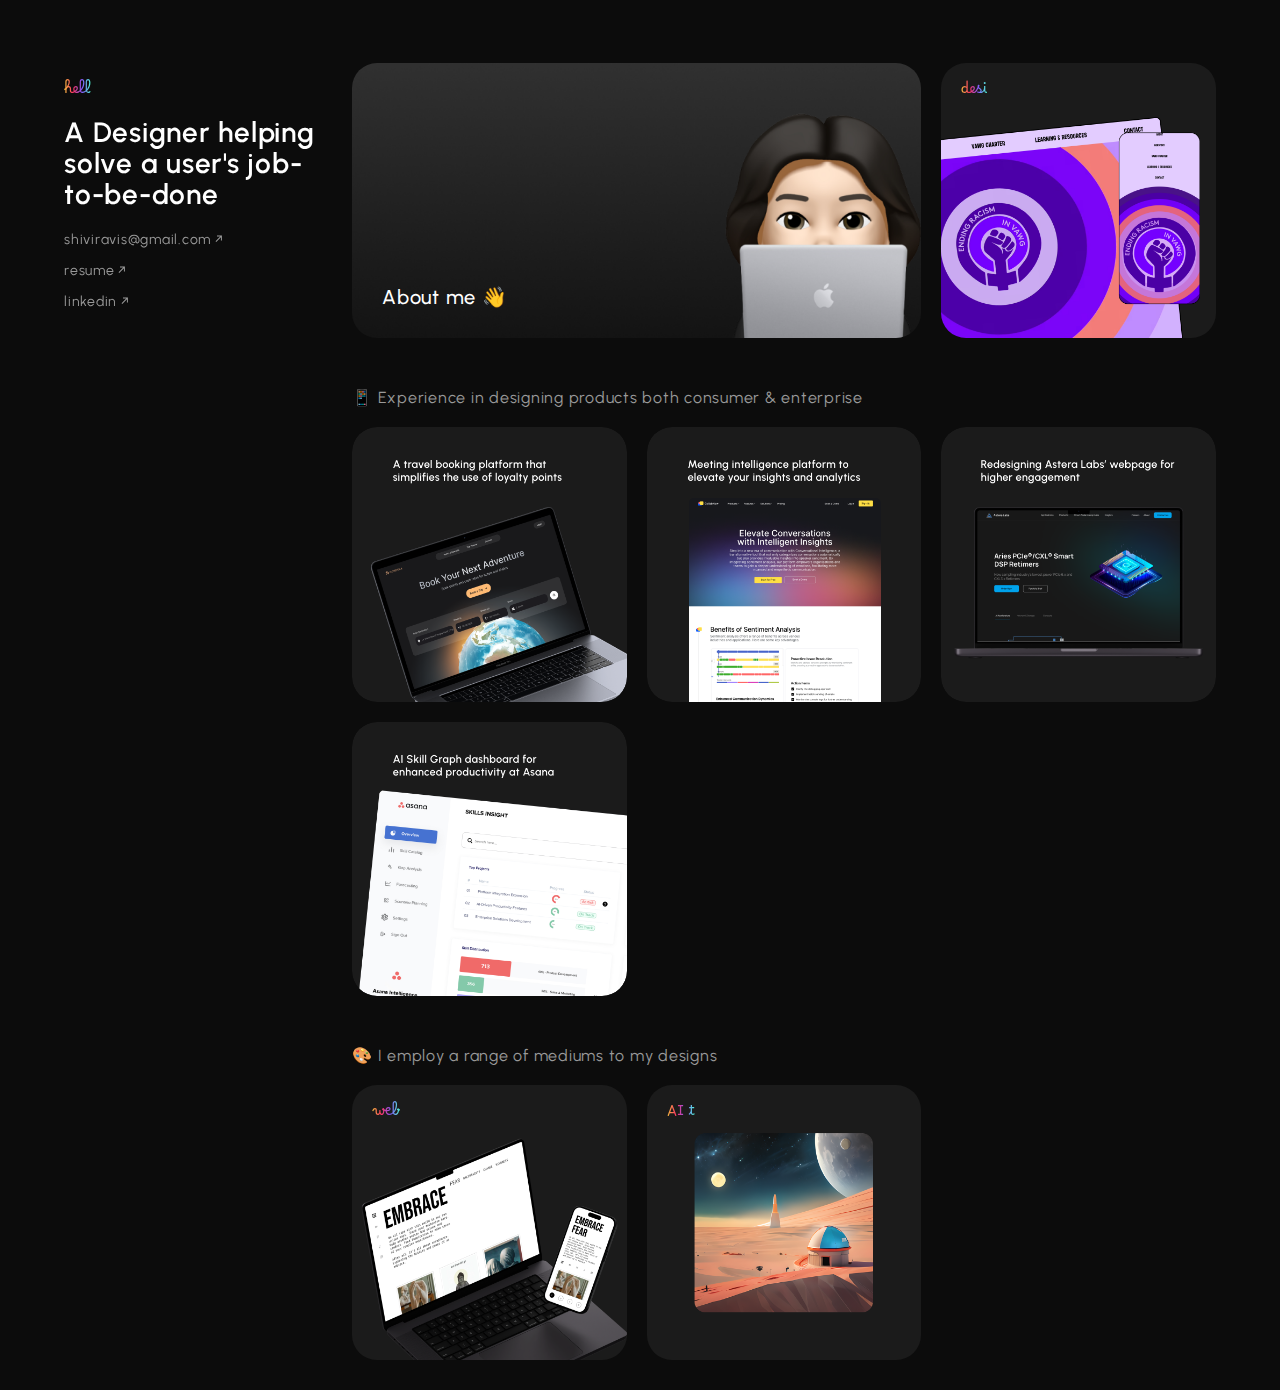
<file: index.html>
<!DOCTYPE html>
<html lang="en">
<head>
<meta charset="UTF-8">
<meta name="viewport" content="width=device-width, initial-scale=1.0">
<link href="assets/reset.css" rel="stylesheet">
<link href="assets/style.css" rel="stylesheet">
<script defer src="assets/script.js"></script>
<link href="assets/images/favicon.ico" rel="icon" sizes="any">
<link href="/assets/images/touch_icon.png" rel="apple-touch-icon">
<meta content="ogimage.jpg" property="og:image">
<title>Shivi is a Designer who Codes</title>
</head>
<body>
<div id="overlay" class="overlay">
<div class="overlay-content">
<iframe id="overlayFrame" src="" frameborder="0"></iframe>
<button id="closeOverlay">&times;</button>
</div>
</div>

<div class="content">
<div class="text">
<div class="container">
<h2 class="handwriting" id="handwriting1"></h2>
</div>
<h1>A Designer helping solve a user's job-to-be-done</h1>

<div class="links">
<a href="mailto:recipient@example.com"><p>shiviravis@gmail.com ↗</p></a>
<a><p>resume ↗</p></a>
<a href="https://www.linkedin.com/in/shivi-ravisankar-31b32a155/" target="_blank"><p>linkedin ↗</p></a>
</div>
</div>

<div class="work">
<div class="intro">
<div class="grid-item1 one">
<a href="about.html">
<h1>About me 👋</h1>
</a>
</div>

<div class="grid-item1 two">
<a href="purpose.html">
<div class="container">
<h2 class="handwriting" id="handwriting2"></h2>
</div>
</a>
</div>
</div>

<div class="design">
<div class="title">
<h3>📱 Experience in designing products both consumer & enterprise</h3>
</div>

<div class="image">
<div class="grid-item2" data-overlay="gondola.html">
<a href="gondola.html">
<img src="assets/images/gondola.png" alt="Gondola">
</a>
</div>

<div class="grid-item2">
<a href="https://www.collabnow.ai/" target="_blank">
<img src="assets/images/collabnow.png" alt="CollabNow">
</a>
</div>

<div class="grid-item2" data-overlay="astera.html">
<a href="astera.html">
<img src="assets/images/astera.png" alt="Astera">
</a>
</div>

<div class="grid-item2" data-overlay="asana.html">
<a href="asana.html">
<img src="assets/images/asana.png" alt="Asana">
</a>
</div>

<div class="grid-item2 seven">
<iframe src="https://www.google.com/maps/embed?pb=!1m18!1m12!1m3!1d101432.05212172792!2d-122.10626878368754!3d37.395705611143434!2m3!1f0!2f0!3f0!3m2!1i1024!2i768!4f13.1!3m3!1m2!1s0x808fb645a9d05d3b%3A0x768dfb26dd7cc3a2!2sSunnyvale%2C%20CA!5e0!3m2!1sen!2sus!4v1718664807309!5m2!1sen!2sus" width="600" height="450" style="border:0;" allowfullscreen="" loading="lazy" referrerpolicy="no-referrer-when-downgrade"></iframe>
</div>
</div>
</div>

<div class="medium">
<div class="title">
<h3>🎨 I employ a range of mediums to my designs</h3>
</div>

<div class="image">

<div class="grid-item3 eight">
<a href="code.html">
<div class="container">
<h2 class="handwriting" id="handwriting3"></h2>
</div>
</a>
</div>

<div class="grid-item3 nine">
<a href="https://shiviravis.notion.site/UX-in-the-age-of-AI-89599df9ca624b91a69b02496ec07572" target="_blank">
<div class="container">
<h2 class="handwriting" id="handwriting4"></h2>
</div>
</a>
</div>
</div>
</div>
</div>
</div>    
</body>
</html>
</file>
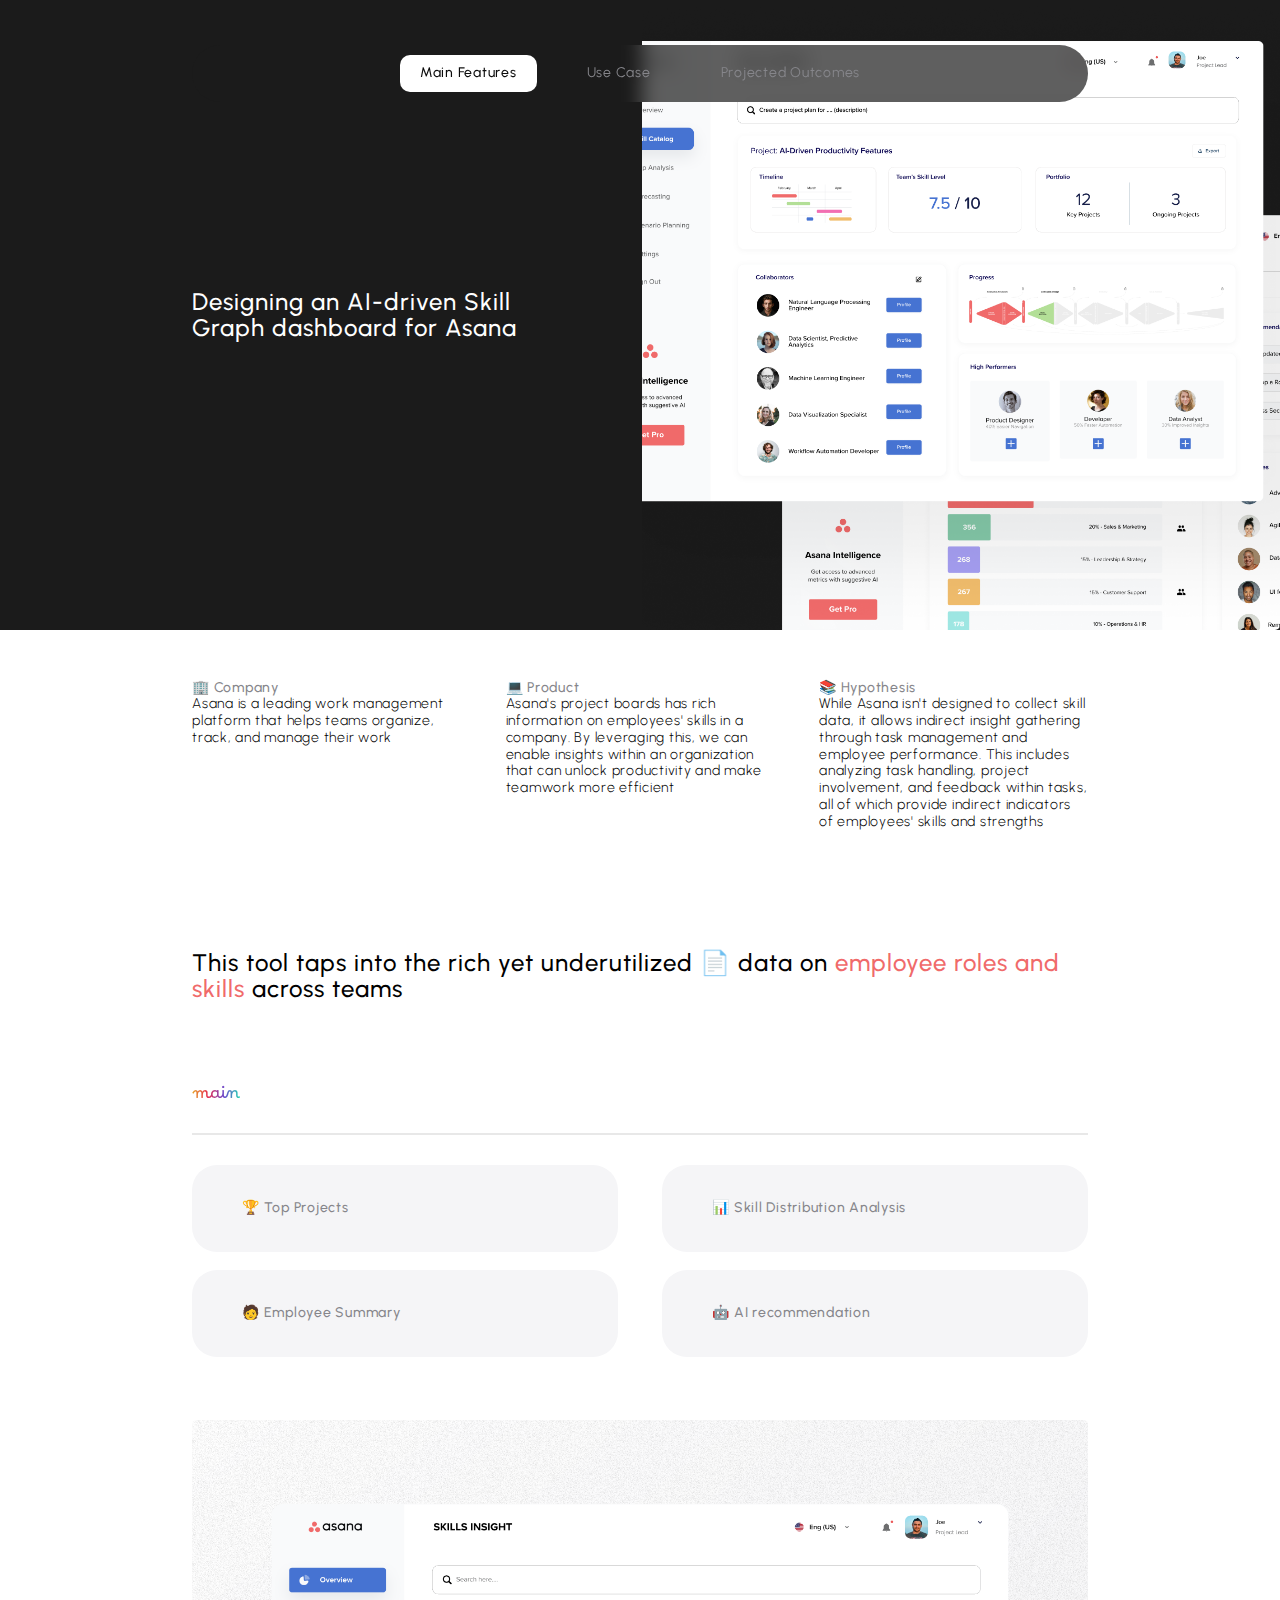
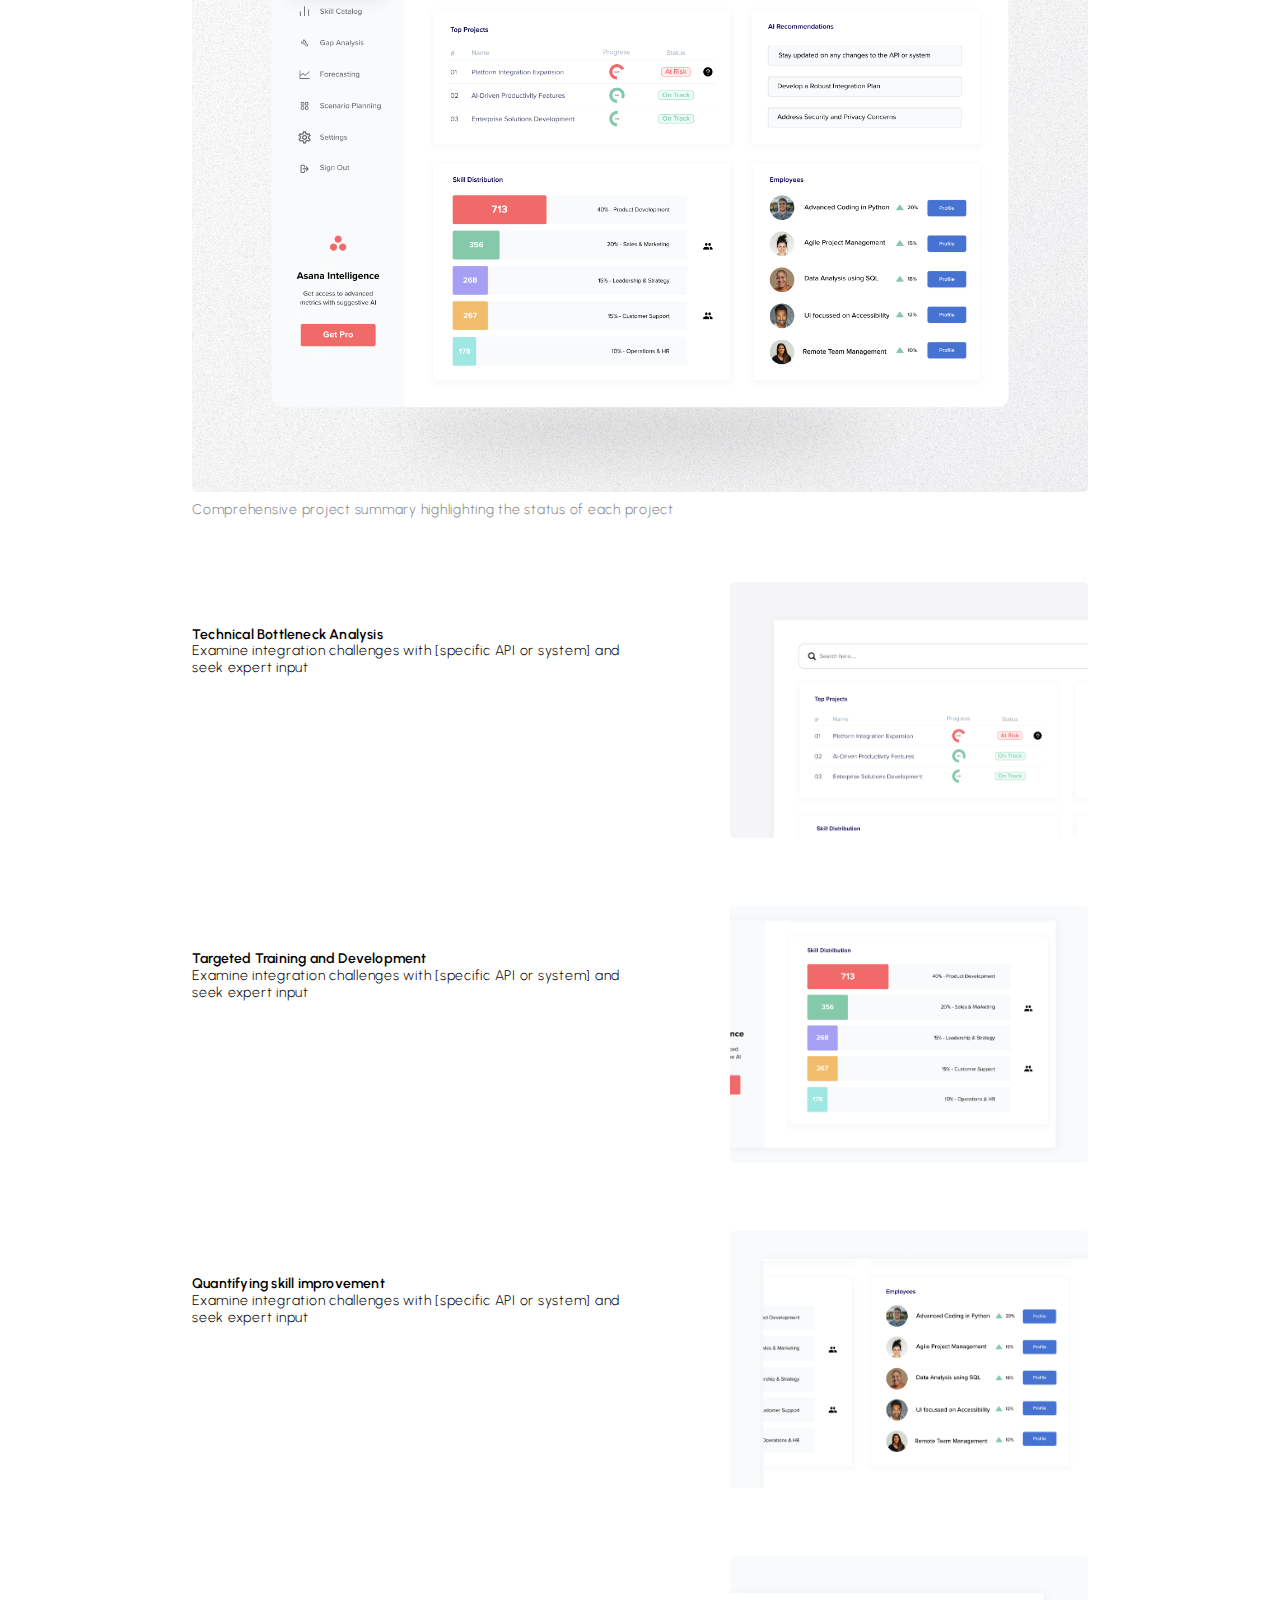
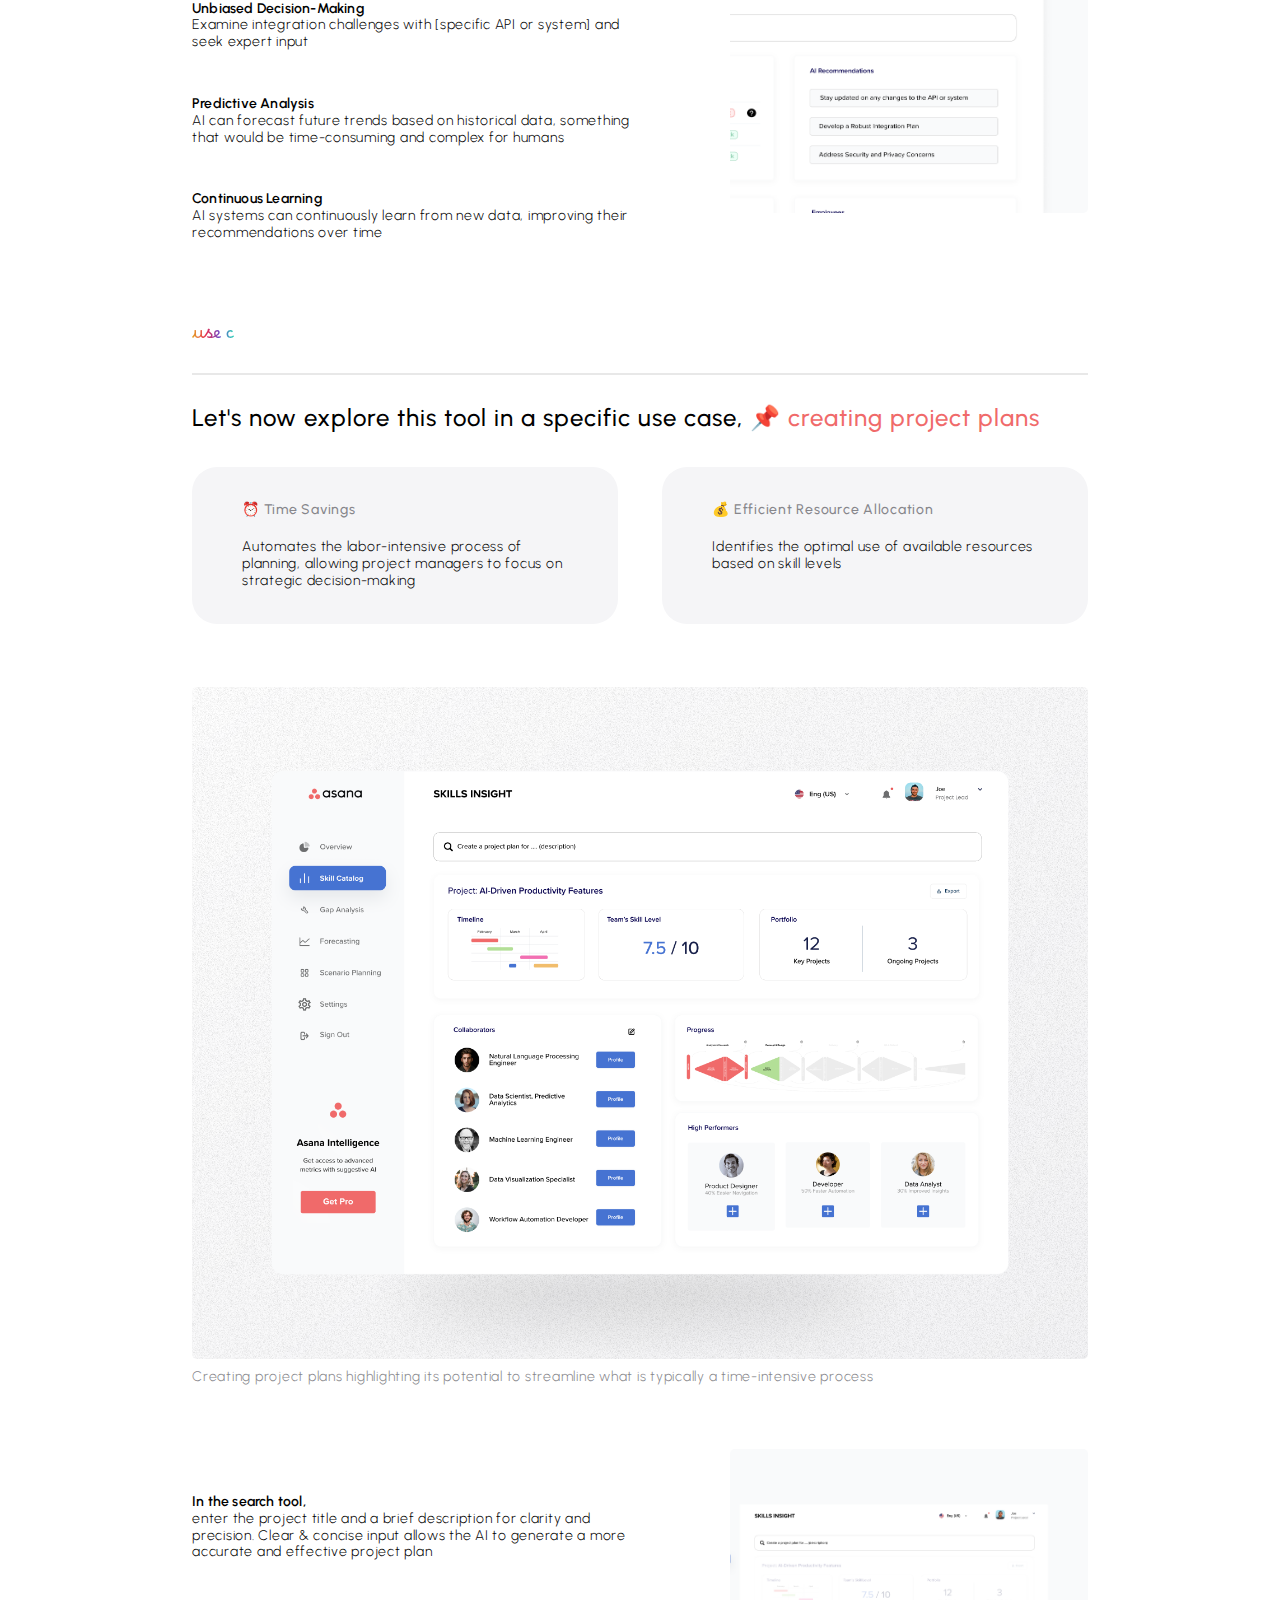
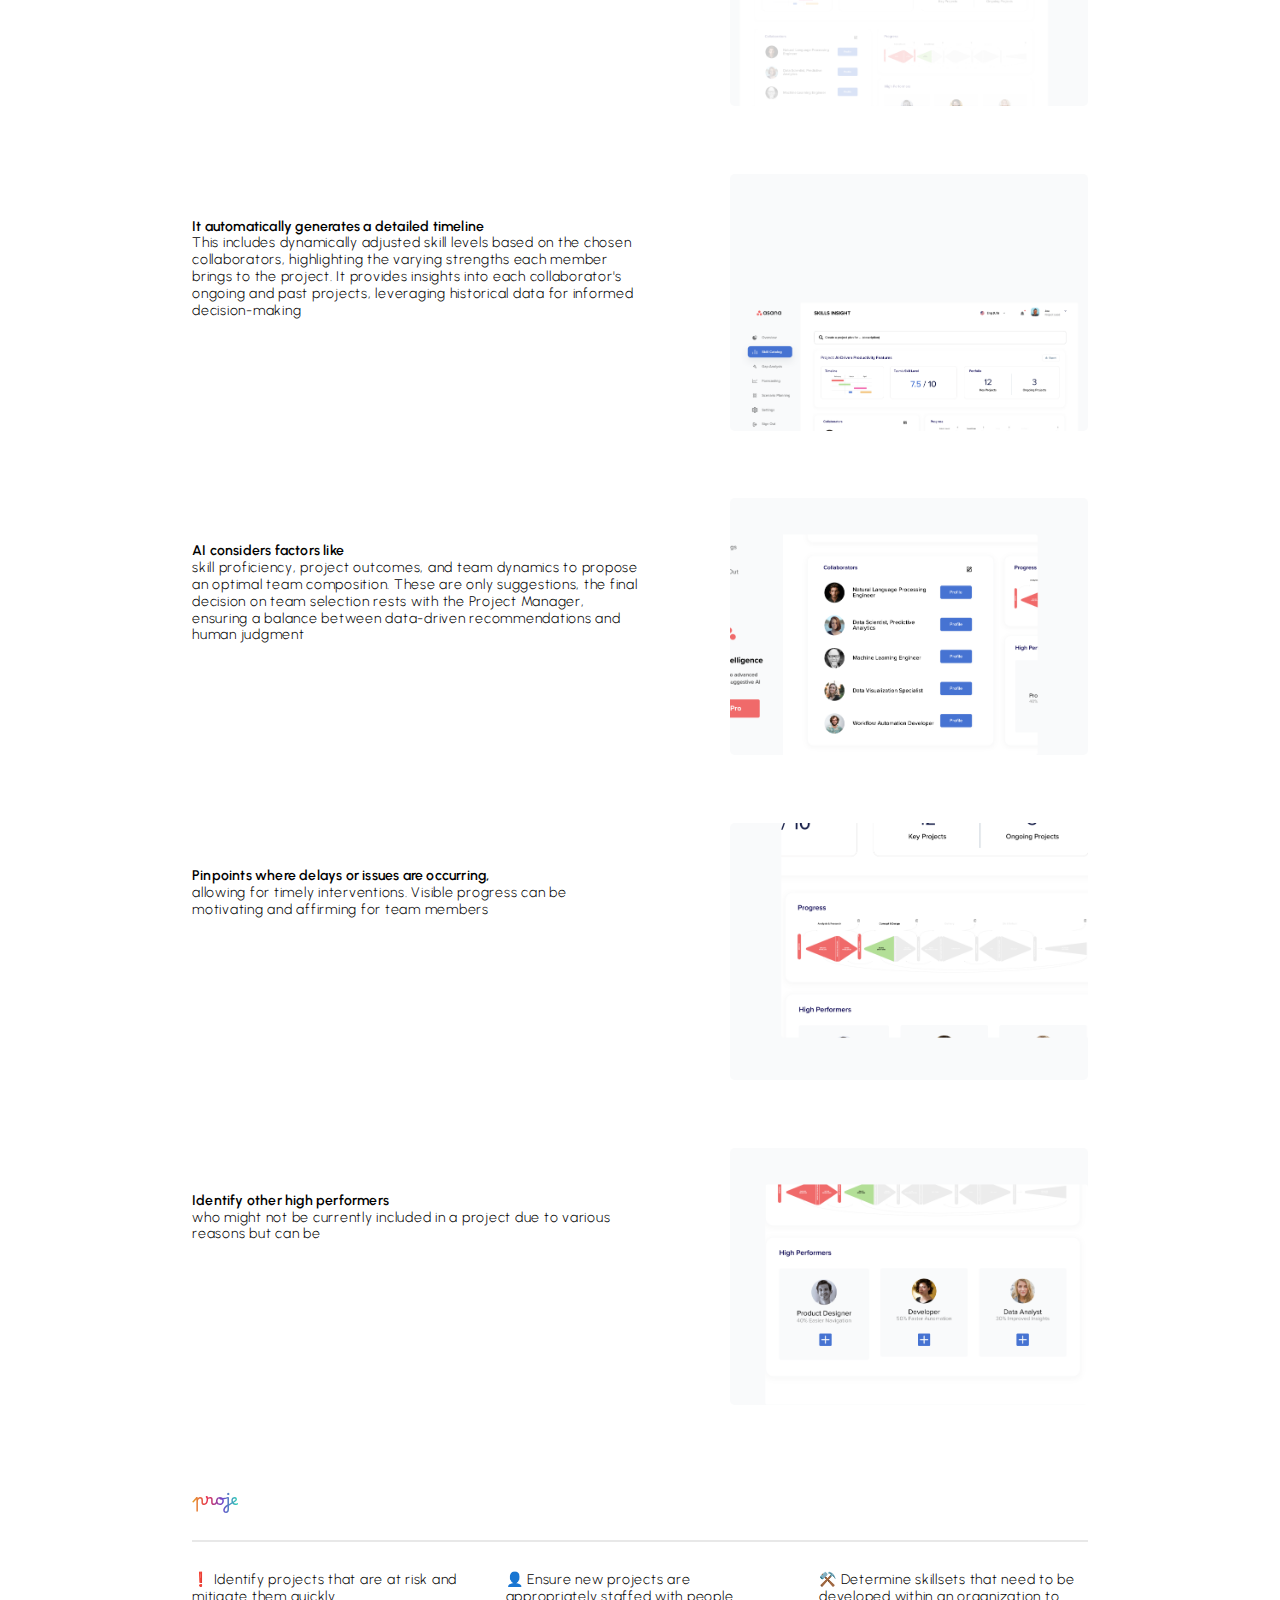
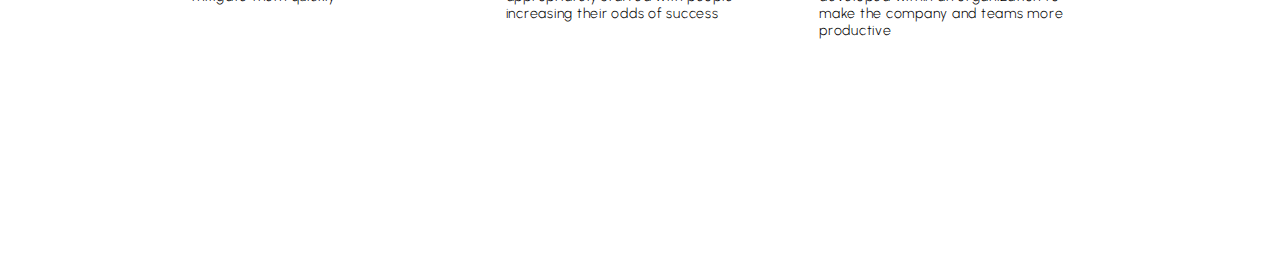
<file: asana.html>
<!DOCTYPE html>
<html lang="en">
<head>
<meta charset="UTF-8">
<meta name="viewport" content="width=device-width, initial-scale=1.0">
<link href="assets/reset.css" rel="stylesheet">
<link href="assets/astera.css" rel="stylesheet">
<link href="assets/images/favicon.ico" rel="icon" sizes="any">
<link href="/assets/images/touch_icon.png" rel="apple-touch-icon">
<meta content="ogimage.jpg" property="og:image">
<title>Asana</title>

<style>
/* Mobile-first styles */
.quote 
{
margin: 0 0 4vh;
}

.block 
{
margin-bottom: 2vh;
}

.explain 
{
display: flex;
flex-direction: column-reverse;
margin-top: 5vh;
}

.sentence, .photo 
{
width: 100%;
}

h4 
{
margin-top: 1.5vh;
}

.usecase, .outcomes, .dashboard, .container 
{
margin-top: 5vh;
}

.audience, .persona 
{
padding: 20px;
}

h3 
{
margin-bottom: 0;
}

h4 
{
font-size: var(--body-copy);
line-height: var(--body-copy-line-height);
font-weight: 600;
letter-spacing: 0.2px;
}

/* Desktop styles */
@media screen and (min-width: 768px) {
.explain 
{
flex-direction: row;
justify-content: space-between;
margin-top: 7vh;
}

.sentence 
{
width: 50%;
}

.photo 
{
width: 40%;
}

h4 
{
margin-top: 5vh;
}

.usecase, .outcomes, .dashboard, .container 
{
margin-top: 7vh;
}

.audience, .persona 
{
padding: 35px 50px;
}
}
</style>
</head>

<body>
<div class="top">
<nav class="navdesktop">
<a href="#features" class="nav-link active">Main Features</a>
<a href="#usecase" class="nav-link">Use Case</a>
<a href="#outcomes" class="nav-link">Projected Outcomes</a>
</nav>
</div>

<section id="head">
<div class="overview">
<h1>
Designing an AI-driven Skill Graph dashboard for Asana
</h1>
</div>

<div class="heroshot">
<img src="/assets/images/asanacover.png" alt="">
</div>
</section>

<div class="text">
<div class="description">
<div class="about">
<h3>
🏢 Company
</h3>
<p>
Asana is a leading work management platform that helps teams organize, track, and manage their work
</p>
</div>

<div class="product">
<h3>
💻 Product
</h3>
<p>
Asana&#x27;s project boards has rich information on employees&#x27; skills in a company. By leveraging this, we can enable insights within an organization that can unlock productivity and make teamwork more efficient
</p>
</div>

<div class="problem">
<h3>
📚 Hypothesis
</h3>
<p>
While Asana isn't designed to collect skill data, it allows indirect insight gathering through task management and employee performance. This includes analyzing task handling, project involvement, and feedback within tasks, all of which provide indirect indicators of employees' skills and strengths
</p>
</div>
</div>

<div class="quote">
<h1>
This tool taps into the rich yet underutilized 📄 data on <span style="color: #F06A6A;">employee roles and skills</span> across teams
</h1>
</div>

<section id="features">
<div class="container">
<h2 class="handwriting" id="handwriting1"></h2>
</div>
<div class="line"></div>

<div class="block">
<div class="audience">
<h3>🏆 Top Projects</h3>
</div>

<div class="persona">
<h3>📊 Skill Distribution Analysis</h3>
</div>
</div>

<div class="block2">
<div class="audience">
<h3>🧑 Employee Summary</h3>
</div>

<div class="persona">
<h3>🤖 AI recommendation</h3>
</div>
</div>

<figure class="dashboard">
<img src="assets/images/dashboard1.png" alt="">
<figcaption>Comprehensive project summary highlighting the status of each project</figcaption>
</figure>

<div class="explain">
<div class="sentence">
<h4>
Technical Bottleneck Analysis
</h4>
<p>
Examine integration challenges with [specific API or system] and seek expert input
</p>
</div>

<div class="photo">
<img src="assets/images/topprojects.png" alt="">
</div>
</div>

<div class="explain">
<div class="sentence">
<h4>
Targeted Training and Development
</h4>
<p>
Examine integration challenges with [specific API or system] and seek expert input
</p>
</div>

<div class="photo">
<img src="assets/images/skilldistribution.png" alt="">
</div>
</div>

<div class="explain">
<div class="sentence">
<h4>
Quantifying skill improvement
</h4>
<p>
Examine integration challenges with [specific API or system] and seek expert input
</p>
</div>

<div class="photo">
<img src="assets/images/employeesummary.png" alt="">
</div>
</div>

<div class="explain">
<div class="sentence">
<h4>
Unbiased Decision-Making
</h4>
<p>
Examine integration challenges with [specific API or system] and seek expert input
</p>

<h4>
Predictive Analysis
</h4>
<p>
AI can forecast future trends based on historical data, something that would be time-consuming and complex for humans
</p>

<h4>
Continuous Learning
</h4>
<p>
AI systems can continuously learn from new data, improving their recommendations over time
</p>
</div>

<div class="photo">
<img src="assets/images/aireco.png" alt="">
</div>
</div>
</section>

<section id="usecase">
<div class="container">
<h2 class="handwriting" id="handwriting2"></h2>
</div>
<div class="line"></div>
<div class="quote">
<h1>
Let&#39;s now explore this tool in a specific use case, 📌 <span style="color: #F06A6A;">creating project plans</span>
</h1>
</div>
<div class="block">
<div class="audience">
<div class="content">
<h3>⏰ Time Savings</h3>
<p>
Automates the labor-intensive process of planning, allowing project managers to focus on strategic decision-making
</p>
</div>
</div>

<div class="persona">
<div class="content">
<h3>💰 Efficient Resource Allocation</h3>
<p>
Identifies the optimal use of available resources based on skill levels
</p>
</div>
</div>
</div>

<figure class="dashboard">
<img src="assets/images/dashboard2.png" alt="">
<figcaption>Creating project plans highlighting its potential to streamline what is typically a time-intensive process</figcaption>
</figure>

<div class="explain">
<div class="sentence">
<h4>
In the search tool,
</h4>
<p>
enter the project title and a brief description for clarity and precision. Clear & concise input allows the AI to generate a more accurate and effective project plan
</p>
</div>

<div class="photo">
<img src="assets/images/searchbar.png" alt="">
</div>
</div>

<div class="explain">
<div class="sentence">
<h4>
It automatically generates a detailed timeline
</h4>
<p>
This includes dynamically adjusted skill levels based on the chosen collaborators, highlighting the varying strengths each member brings to the project. It provides insights into each collaborator's ongoing and past projects, leveraging historical data for informed decision-making
</p>
</div>

<div class="photo">
<img src="assets/images/timeline.png" alt="">
</div>
</div>

<div class="explain">
<div class="sentence">
<h4>
AI considers factors like
</h4>
<p>
skill proficiency, project outcomes, and team dynamics to propose an optimal team composition. These are only suggestions, the final decision on team selection rests with the Project Manager, ensuring a balance between data-driven recommendations and human judgment
</p>
</div>

<div class="photo">
<img src="assets/images/collaborators.png" alt="">
</div>
</div>

<div class="explain">
<div class="sentence">
<h4>
Pinpoints where delays or issues are occurring,
</h4>
<p>
allowing for timely interventions. Visible progress can be motivating and affirming for team members
</p>
</div>

<div class="photo">
<img src="assets/images/progress.png" alt="">
</div>
</div>

<div class="explain">
<div class="sentence">
<h4>
Identify other high performers
</h4>
<p>
who might not be currently included in a project due to various reasons but can be
</p>
</div>

<div class="photo">
<img src="assets/images/highperformers.png" alt="">
</div>
</div>
</section>

<section id="outcomes">
<div class="container">
<h2 class="handwriting" id="handwriting3"></h2>
</div>
<div class="line"></div>

<div class="description2">
<div class="productinfo">
<p>
❗ Identify projects that are at risk and mitigate them quickly
</p>
</div>

<div class="benefit">
<p>
👤 Ensure new projects are appropriately staffed with people increasing their odds of success
</p>
</div>

<div class="order">
<p>
⚒️ Determine skillsets that need to be developed within an organization to make the company and teams more productive
</p>
</div>
</div>
</section>
</div>

<script>
// Handwriting effect
const texts = ["main features", "use case", "projected outcomes"];
const handwritings = document.querySelectorAll('.handwriting');

handwritings.forEach((handwriting, index) => {
let charIndex = 0;

function writeText() {
if (charIndex < texts[index].length) {
handwriting.innerHTML += texts[index].charAt(charIndex);
charIndex++;
setTimeout(writeText, 200);
} else {
setTimeout(() => {
charIndex = 0;
handwriting.innerHTML = '';
setTimeout(writeText, 1000);
}, 2000);
}
}

writeText();
});

// Tab Switching and Active Navigation Link
const navLinks = document.querySelectorAll('.nav-link');
const sections = document.querySelectorAll('section');

function updateActiveLink() {
const scrollPosition = window.scrollY;

sections.forEach(section => {
const sectionTop = section.offsetTop;
const sectionHeight = section.clientHeight;

if (scrollPosition >= sectionTop - 100 && scrollPosition < sectionTop + sectionHeight - 100) {
const sectionId = section.getAttribute('id');
navLinks.forEach(link => {
link.classList.toggle('active', link.getAttribute('href') === `#${sectionId}`);
});
}
});
}

window.addEventListener('scroll', updateActiveLink);
navLinks.forEach(link => {
link.addEventListener('click', function(e) {
e.preventDefault();
const targetId = this.getAttribute('href').substring(1);
const targetSection = document.getElementById(targetId);
targetSection.scrollIntoView({ behavior: 'smooth' });
});
});
</script>
</body>
</html>
</file>
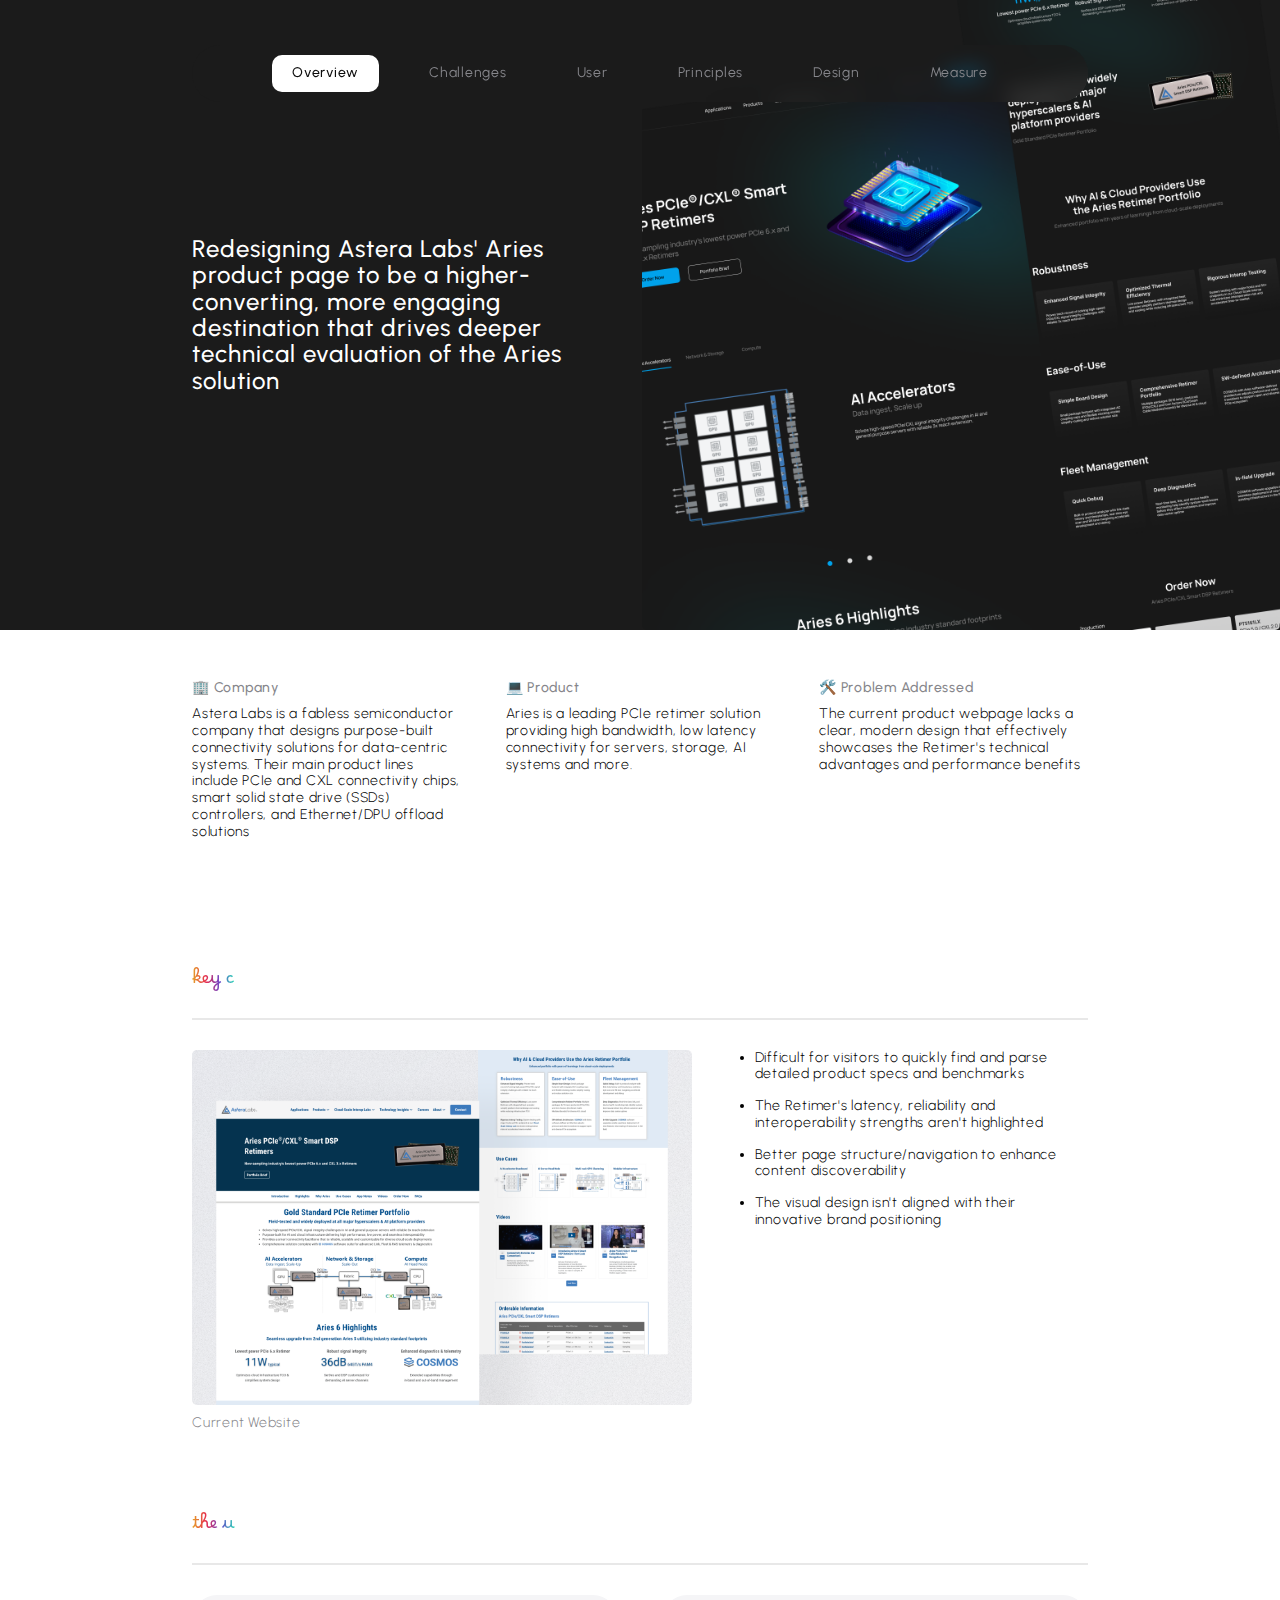
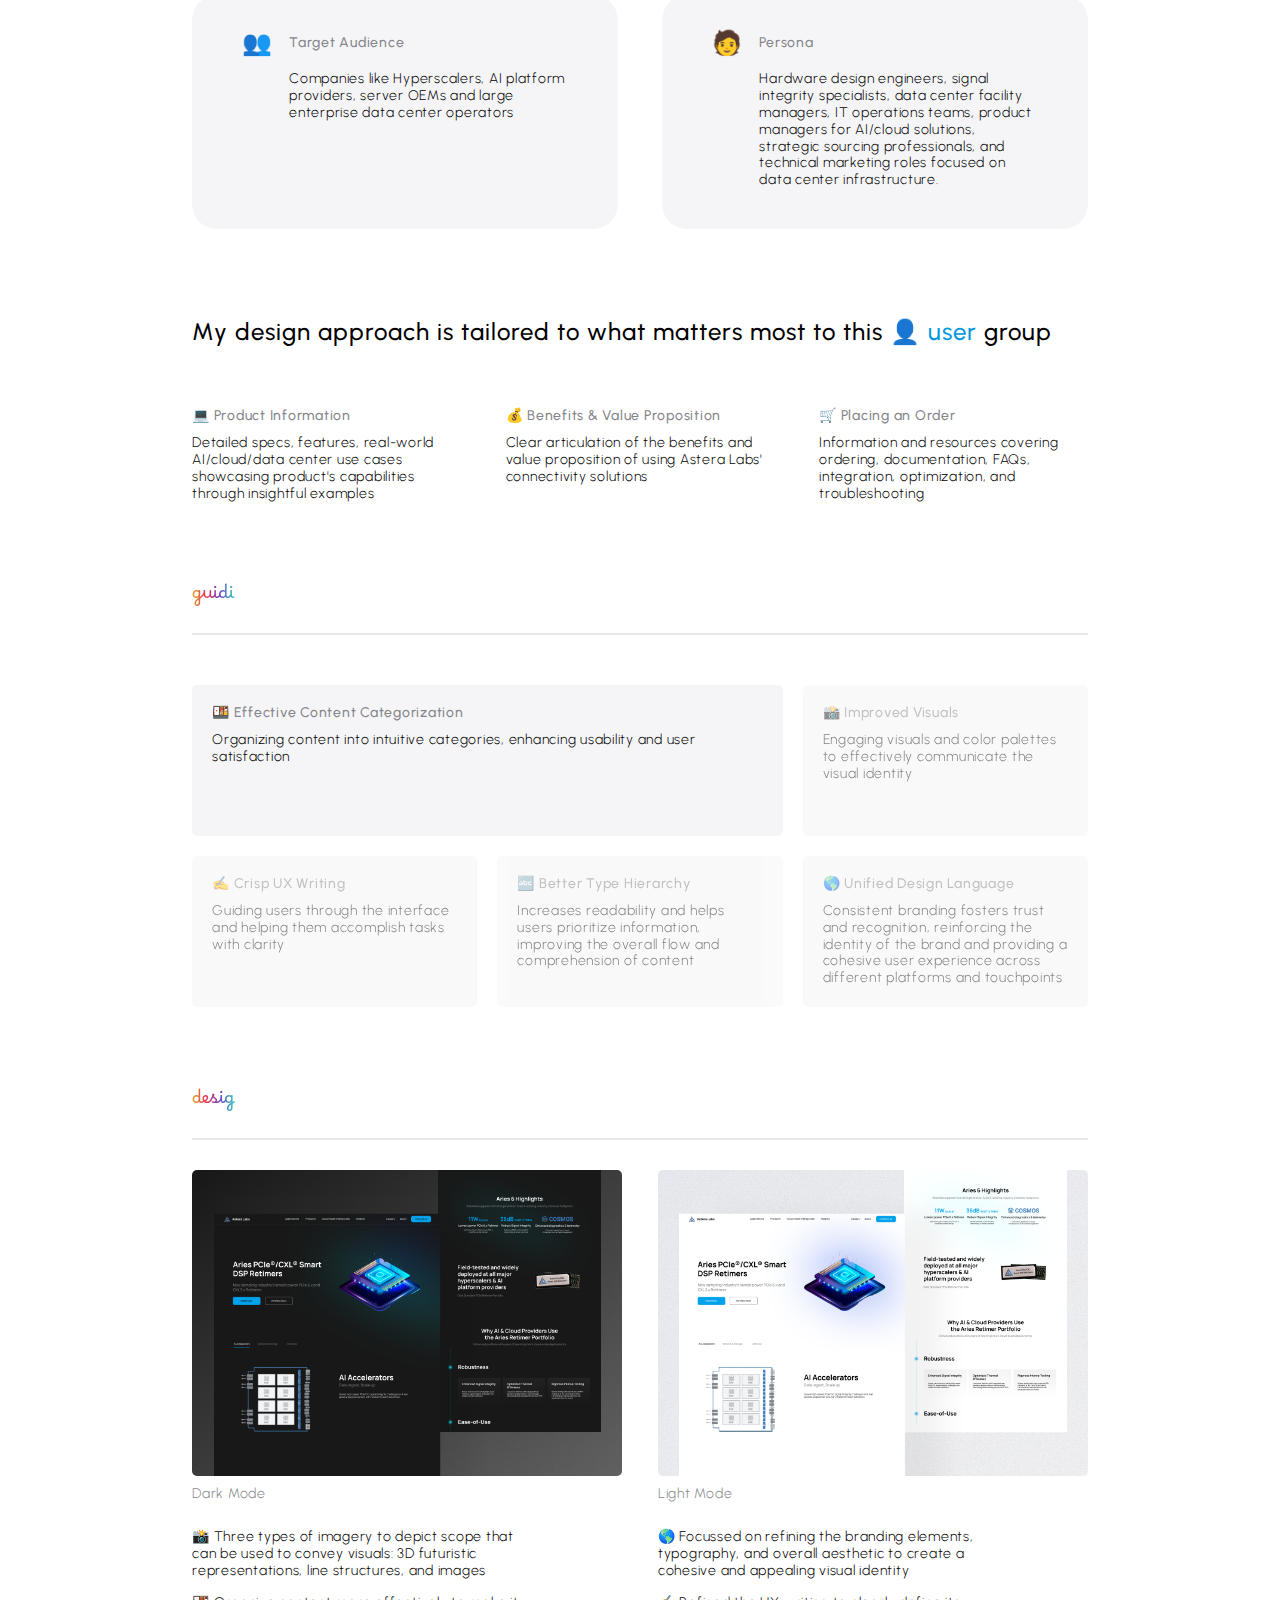
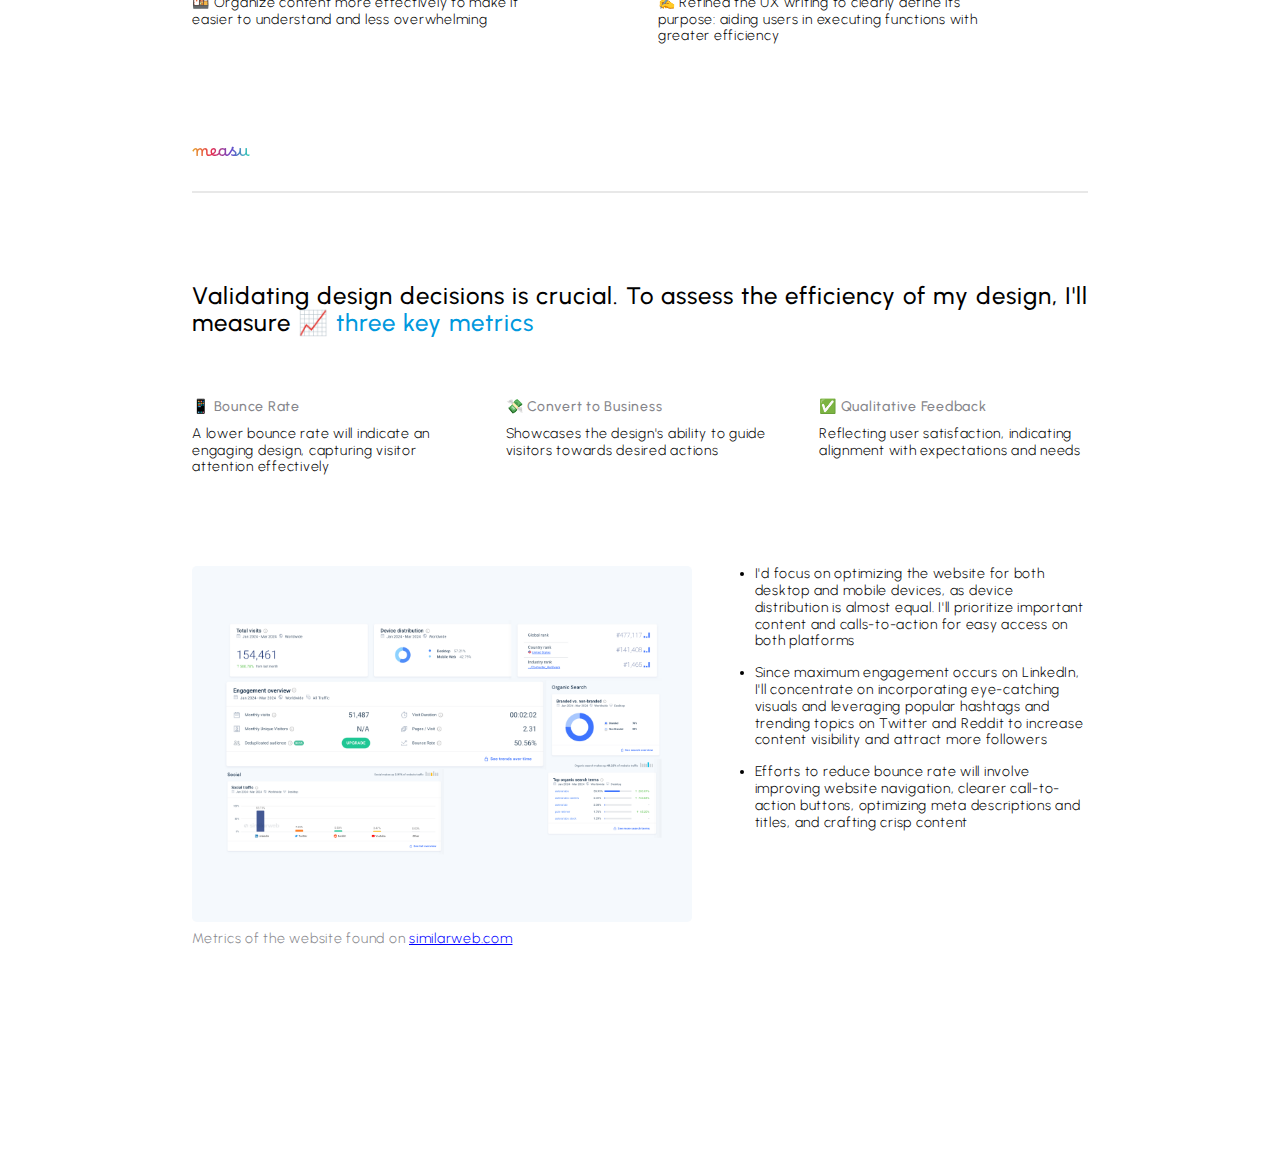
<file: astera.html>
<!DOCTYPE html>
<html lang="en">
<head>
    <meta charset="UTF-8">
    <meta name="viewport" content="width=device-width, initial-scale=1.0">
    <link href="assets/reset.css" rel="stylesheet">
	<link href="assets/astera.css" rel="stylesheet">
    <script defer src="assets/astera.js"></script>
    <link href="assets/images/favicon.ico" rel="icon" sizes="any">
    <link href="/assets/images/touch_icon.png"  rel="apple-touch-icon">
    <meta content="ogimage.jpg" property="og:image">
    <title>Astera Labs</title>
</head>
<body>
    <div class="top">
        <nav class="navdesktop">
          <a href="#head" class="nav-link active">Overview</a>
          <a href="#challenge" class="nav-link">Challenges</a>
          <a href="#users" class="nav-link">User</a>
          <a href="#principles" class="nav-link">Principles</a>
          <a href="#design" class="nav-link">Design</a>
          <a href="#measure" class="nav-link">Measure</a>
        </nav>
    </div>

    <section id="head">
        <div class="overview">
            <h1>
                Redesigning Astera Labs' Aries product page to be a higher-converting, more engaging destination that drives deeper technical evaluation of the Aries solution
            </h1>
        </div>

        <div class="heroshot">
            <img src="/assets/images/asteracover.png" alt="">
        </div>
    </section>

<div class="text">
        <div class="description">
            <div class="about">
                <h3>
                    🏢 Company
                </h3>
                <p>
                    Astera Labs is a fabless semiconductor company that designs purpose-built connectivity solutions for data-centric systems. Their main product lines include PCIe and CXL connectivity chips, smart solid state drive (SSDs) controllers, and Ethernet/DPU offload solutions
                </p>
            </div>

            <div class="product">
                <h3>
                    💻 Product
                </h3>
                <p>
                    Aries is a leading PCIe retimer solution providing high bandwidth, low latency connectivity for servers, storage, AI systems and more. 
                </p>
            </div>

            <div class="problem">
                <h3>
                    🛠️ Problem Addressed
                </h3>
                <p>
                    The current product webpage lacks a clear, modern design that effectively showcases the Retimer's technical advantages and performance benefits
                </p>
            </div>
        </div>
    
    <section id="challenge">
        <div class="container">
            <h2 class="handwriting" id="handwriting1"></h2>
        </div>
        <div class="line"></div>
        
        <div class="current">
            <figure class="existing">
                <img src="assets/images/existingdesign.png" alt="">
                <figcaption>
                    Current Website
                </figcaption>
            </figure>

            <ul class="challenges">
                <li>
                    Difficult for visitors to quickly find and parse detailed product specs and benchmarks
                </li>
                <li>
                    The Retimer's latency, reliability and interoperability strengths aren&#39;t highlighted
                </li>
                <li>
                    Better page structure/navigation to enhance content discoverability
                </li>
                <li>
                    The visual design isn&#39;t aligned with their innovative brand positioning
                </li>
            </ul>
        </div>
    </section>

    <section id="users">
        <div class="container">
            <h2 class="handwriting" id="handwriting2"></h2>
        </div>
        <div class="line"></div>

        <div class="block">
            <div class="audience">
                <h4>👥</h4>

                <div class="content">
                    <h3>Target Audience</h3>
                    <p>
                        Companies like Hyperscalers, AI platform providers, server OEMs and large enterprise data center operators
                    </p>
                </div>
            </div>

            <div class="persona">
                <h4>🧑</h4>

                <div class="content">
                    <h3>Persona</h3>
                    <p>
                        Hardware design engineers, signal integrity specialists, data center facility managers, IT operations teams, product managers for AI/cloud solutions, strategic sourcing professionals, and technical marketing roles focused on data center infrastructure.
                    </p>
                </div>
            </div>
        </div>
    </section>
    
    <div class="quote">
        <h1>
            My design approach is tailored to what matters most to this 👤 <span style="color: #0099DE;">user</span> group
        </h1>
    </div>

    <div class="description2">
        <div class="productinfo">
            <h3>
                💻 Product Information
            </h3>
            <p>
                Detailed specs, features, real-world AI/cloud/data center use cases showcasing product's capabilities through insightful examples
            </p>
        </div>

        <div class="benefit">
            <h3>
                💰 Benefits & Value Proposition
            </h3>
            <p>
                Clear articulation of the benefits and value proposition of using Astera Labs' connectivity solutions
            </p>
        </div>

        <div class="order">
            <h3>
                🛒 Placing an Order
            </h3>
            <p>
                Information and resources covering ordering, documentation, FAQs, integration, optimization, and troubleshooting
            </p>
        </div>
    </div>

    <section id="principles">
        <div class="container">
            <h2 class="handwriting" id="handwriting3"></h2>
        </div>
        <div class="line"></div>
        <main>
            <div class="content-div content-categorization">
              <h3>🍱 Effective Content Categorization</h3>
              <p>Organizing content into intuitive categories, enhancing usability and user satisfaction</p>
            </div>

            <div class="content-div visuals">
              <h3>📸 Improved Visuals</h3>
              <p>Engaging visuals and color palettes to effectively communicate the visual identity</p>
            </div>

            <div class="content-div ux-writing">
                <h3>✍️ Crisp UX Writing</h3>
                <p>Guiding users through the interface and helping them accomplish tasks with clarity</p>
            </div>

            <div class="content-div type-hierarchy">
              <h3>🔤 Better Type Hierarchy</h3>
              <p>Increases readability and helps users prioritize information, improving the overall flow and comprehension of content</p>
            </div>

            <div class="content-div design-language">
              <h3>🌎 Unified Design Language</h3>
              <p>Consistent branding fosters trust and recognition, reinforcing the identity of the brand and providing a cohesive user experience across different platforms and touchpoints</p>
            </div>

          </main>
    </section>

    <section id="design">
        <div class="container">
            <h2 class="handwriting" id="handwriting4"></h2>
        </div>
        <div class="line"></div>
        <div class="mode">
            <figure class="dark">
                <img src="assets/images/darkmode.png" alt="">
                <figcaption>Dark Mode</figcaption>
            </figure>

            <figure class="light">
                <img src="assets/images/lightmode.png" alt="">
                <figcaption>Light Mode</figcaption>
            </figure>
        </div>

        <div class="rules">
            <div class="left">
                <p>
                    📸 Three types of imagery to depict scope that can be used to convey visuals: 3D futuristic representations, line structures, and images
                </p>
                <p>
                    🍱 Organize content more effectively to make it easier to understand and less overwhelming
                </p>
            </div>

            <div class="right">
                <p>
                    🌎 Focussed on refining the branding elements, typography, and overall aesthetic to create a cohesive and appealing visual identity
                </p>
                <p>
                    ✍️ Refined the UX writing to clearly define its purpose: aiding users in executing functions with greater efficiency
                </p>
            </div>
        </div>
    </section>

    <section id="measure">
        <div class="container">
            <h2 class="handwriting" id="handwriting5"></h2>
        </div>
        <div class="line"></div>
        <div class="quote">
            <h1>
                Validating design decisions is crucial. To assess the efficiency of my design, I'll measure 📈 <span style="color: #0099DE;">three key metrics</span>
            </h1>
        </div>

        <div class="description2">
            <div class="productinfo">
                <h3>
                    📱 Bounce Rate
                </h3>
                <p>
                    A lower bounce rate will indicate an engaging design, capturing visitor attention effectively
                </p>
            </div>
    
            <div class="benefit">
                <h3>
                    💸 Convert to Business
                </h3>
                <p>
                    Showcases the design's ability to guide visitors towards desired actions
                </p>
            </div>
    
            <div class="order">
                <h3>
                    ✅ Qualitative Feedback
                </h3>
                <p>
                    Reflecting user satisfaction, indicating alignment with expectations and needs
                </p>
            </div>
        </div>

        <div class="metrics">
            <figure class="existing">
                <img src="assets/images/metrics.png" alt="">
                <figcaption>
                    Metrics of the website found on <a href="https://www.similarweb.com/website/asteralabs.com/#overview" target="_blank">similarweb.com</a>
                </figcaption>
            </figure>

            <ul class="challenges">
                <li>
                    I&#39;d focus on optimizing the website for both desktop and mobile devices, as device distribution is almost equal. I'll prioritize important content and calls-to-action for easy access on both platforms
                </li>
                <li>
                    Since maximum engagement occurs on LinkedIn, I'll concentrate on incorporating eye-catching visuals and leveraging popular hashtags and trending topics on Twitter and Reddit to increase content visibility and attract more followers
                </li>
                <li>
                    Efforts to reduce bounce rate will involve improving website navigation, clearer call-to-action buttons, optimizing meta descriptions and titles, and crafting crisp content
                </li>
            </ul>
        </div>
    </section>
</div>
</body>
</html>
</file>
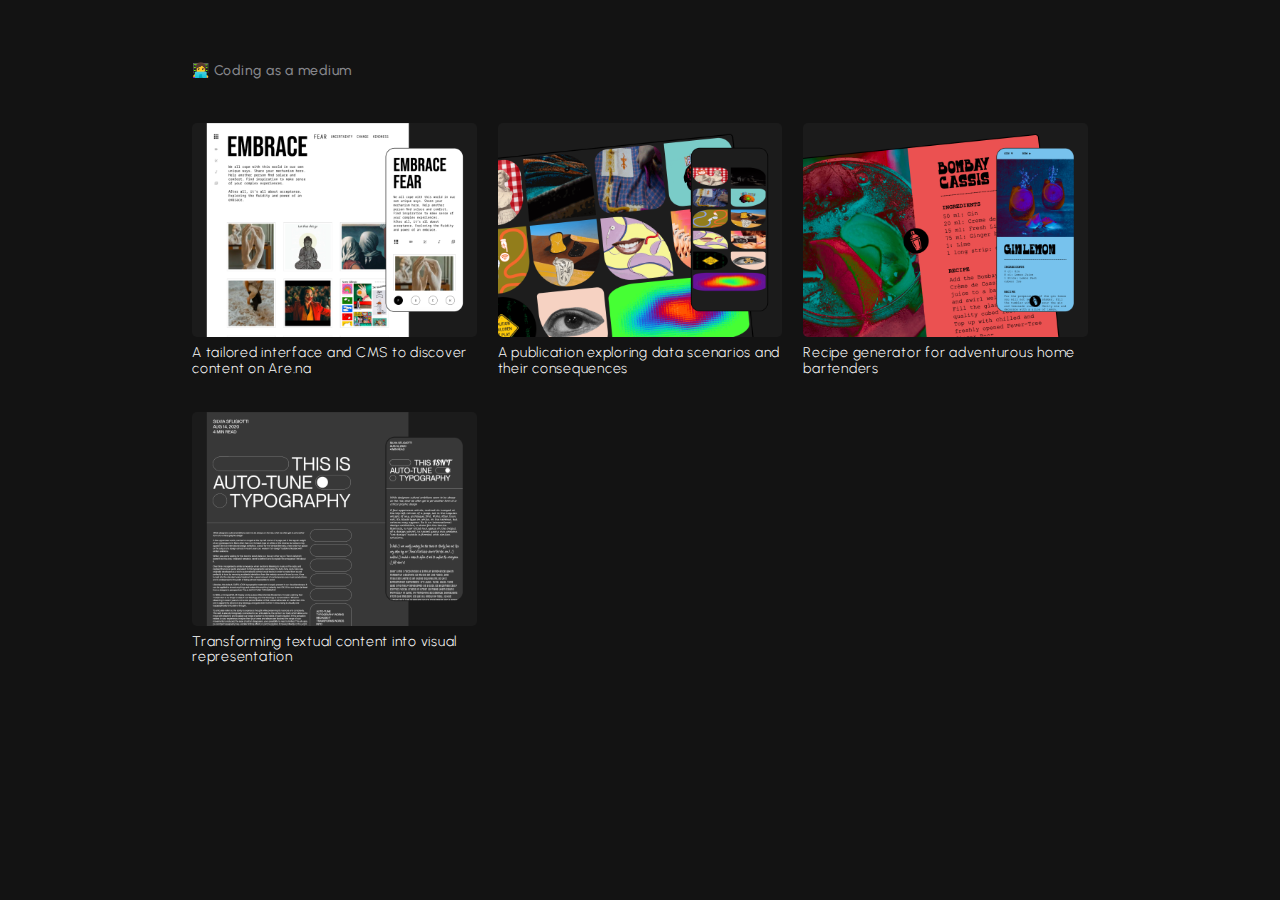
<file: code.html>
<!DOCTYPE html>
<html lang="en">
<head>
<meta charset="UTF-8">
<meta name="viewport" content="width=device-width, initial-scale=1.0">
<link href="assets/reset.css" rel="stylesheet">
<link href="assets/astera.css" rel="stylesheet">
<link href="assets/code.css" rel="stylesheet">
<link href="assets/images/favicon.ico" rel="icon" sizes="any">
<link href="/assets/images/touch_icon.png"  rel="apple-touch-icon">
<meta content="ogimage.jpg" property="og:image">
<title>Front-end Developer</title>
</head>
<body>
<h3>👩‍💻 Coding as a medium</h3>

<div class="code">
<figure>
<a href="https://shiviravisankar.github.io/are.na//" target="_blank"><img src="assets/images/embrace.png" alt="An interface to browse content from Are.na (CMS)"></a>
    <figcaption>
        A tailored interface and CMS to discover content on Are.na
    </figcaption>
</figure>

<figure>
<a href="https://shiviravisankar.github.io/imaginingdata/" target="_blank"><img src="assets/images/darkdata.png" alt="Imagining Data with David Carroll"></a>
    <figcaption>
            A publication exploring data scenarios and their consequences
    </figcaption>
</figure>

<figure>
<a href="https://shiviravisankar.github.io/aperitivo/" target="_blank"><img src="assets/images/aperitivo.png" alt="Cocktail recipe generator from a crowd-sourced API"></a>
    <figcaption>
        Recipe generator for adventurous home bartenders
    </figcaption>
</figure>

<figure>
<a href="https://prututu.github.io/spread/" target="_blank"><img src="assets/images/autotune.png" alt="Converting words into visuals"></a>
    <figcaption>
        Transforming textual content into visual representation
    </figcaption>
</figure>
</div>
</body>
</html>
</file>
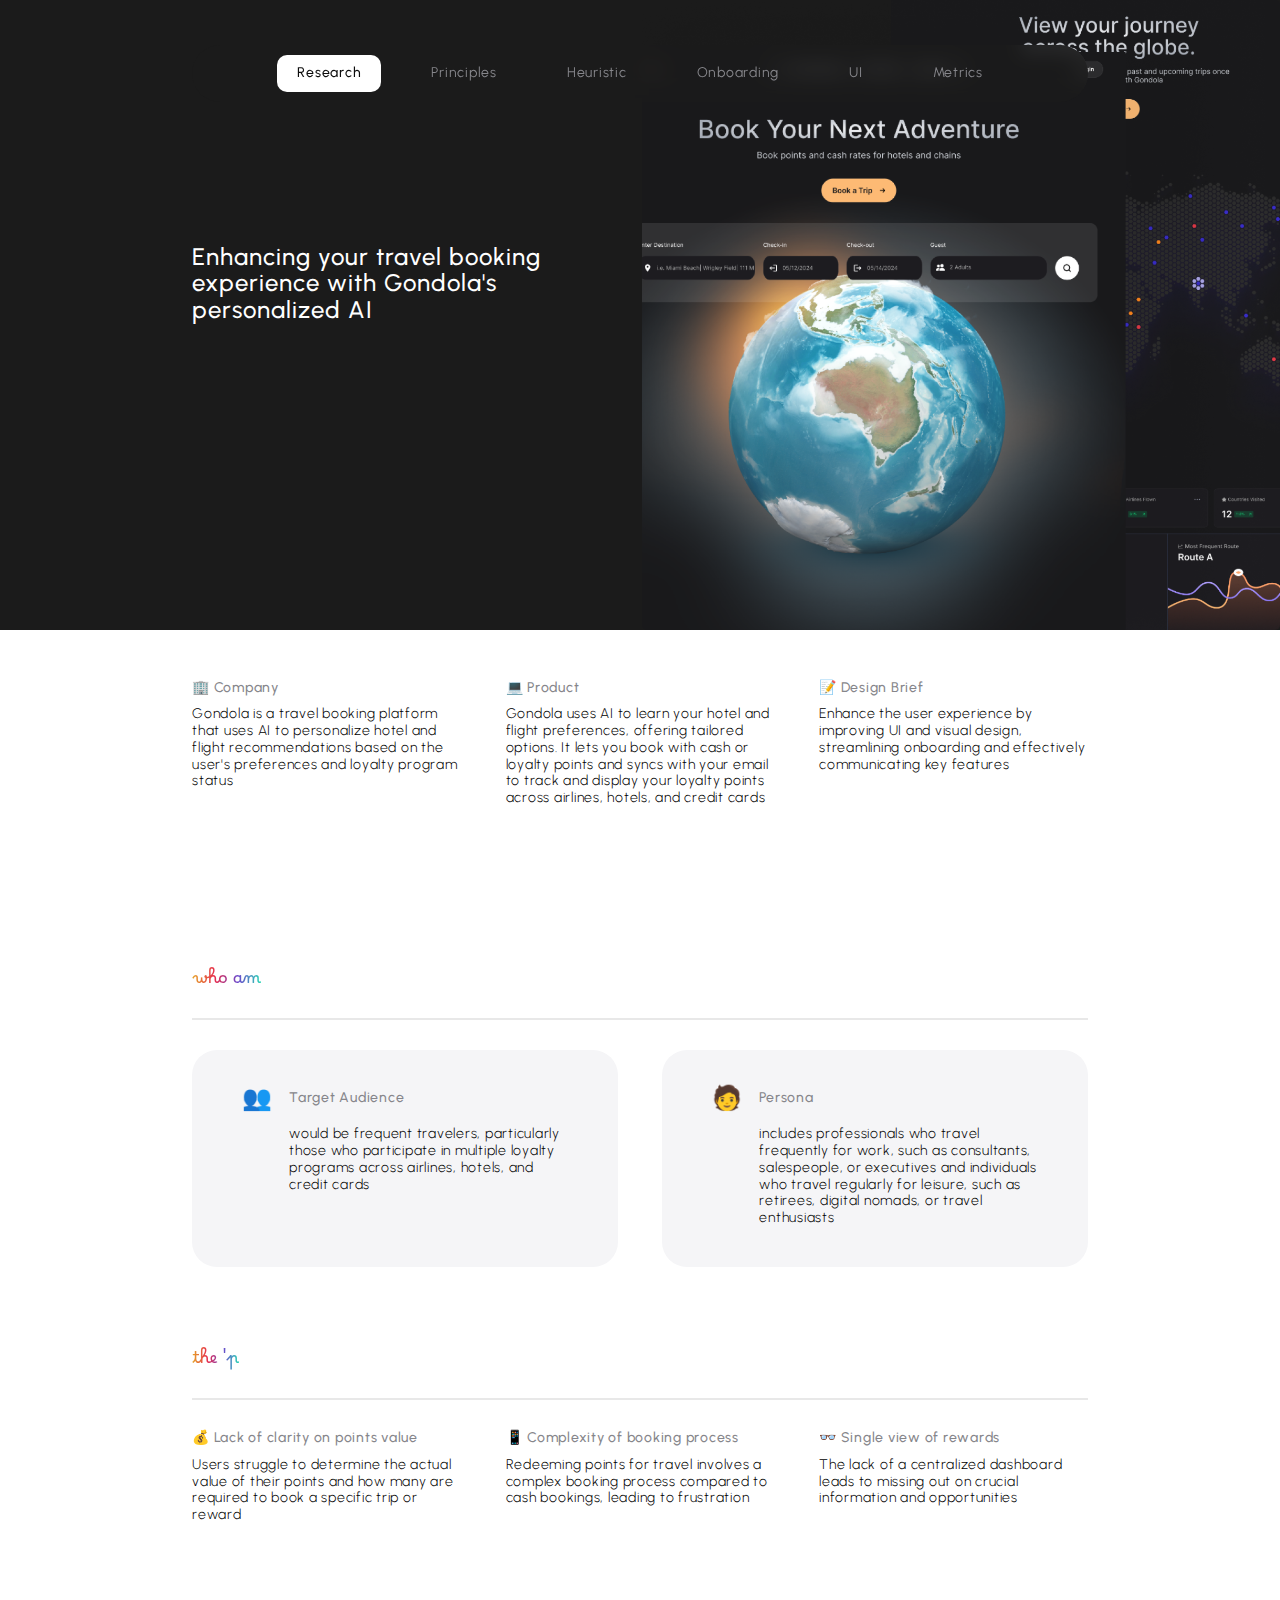
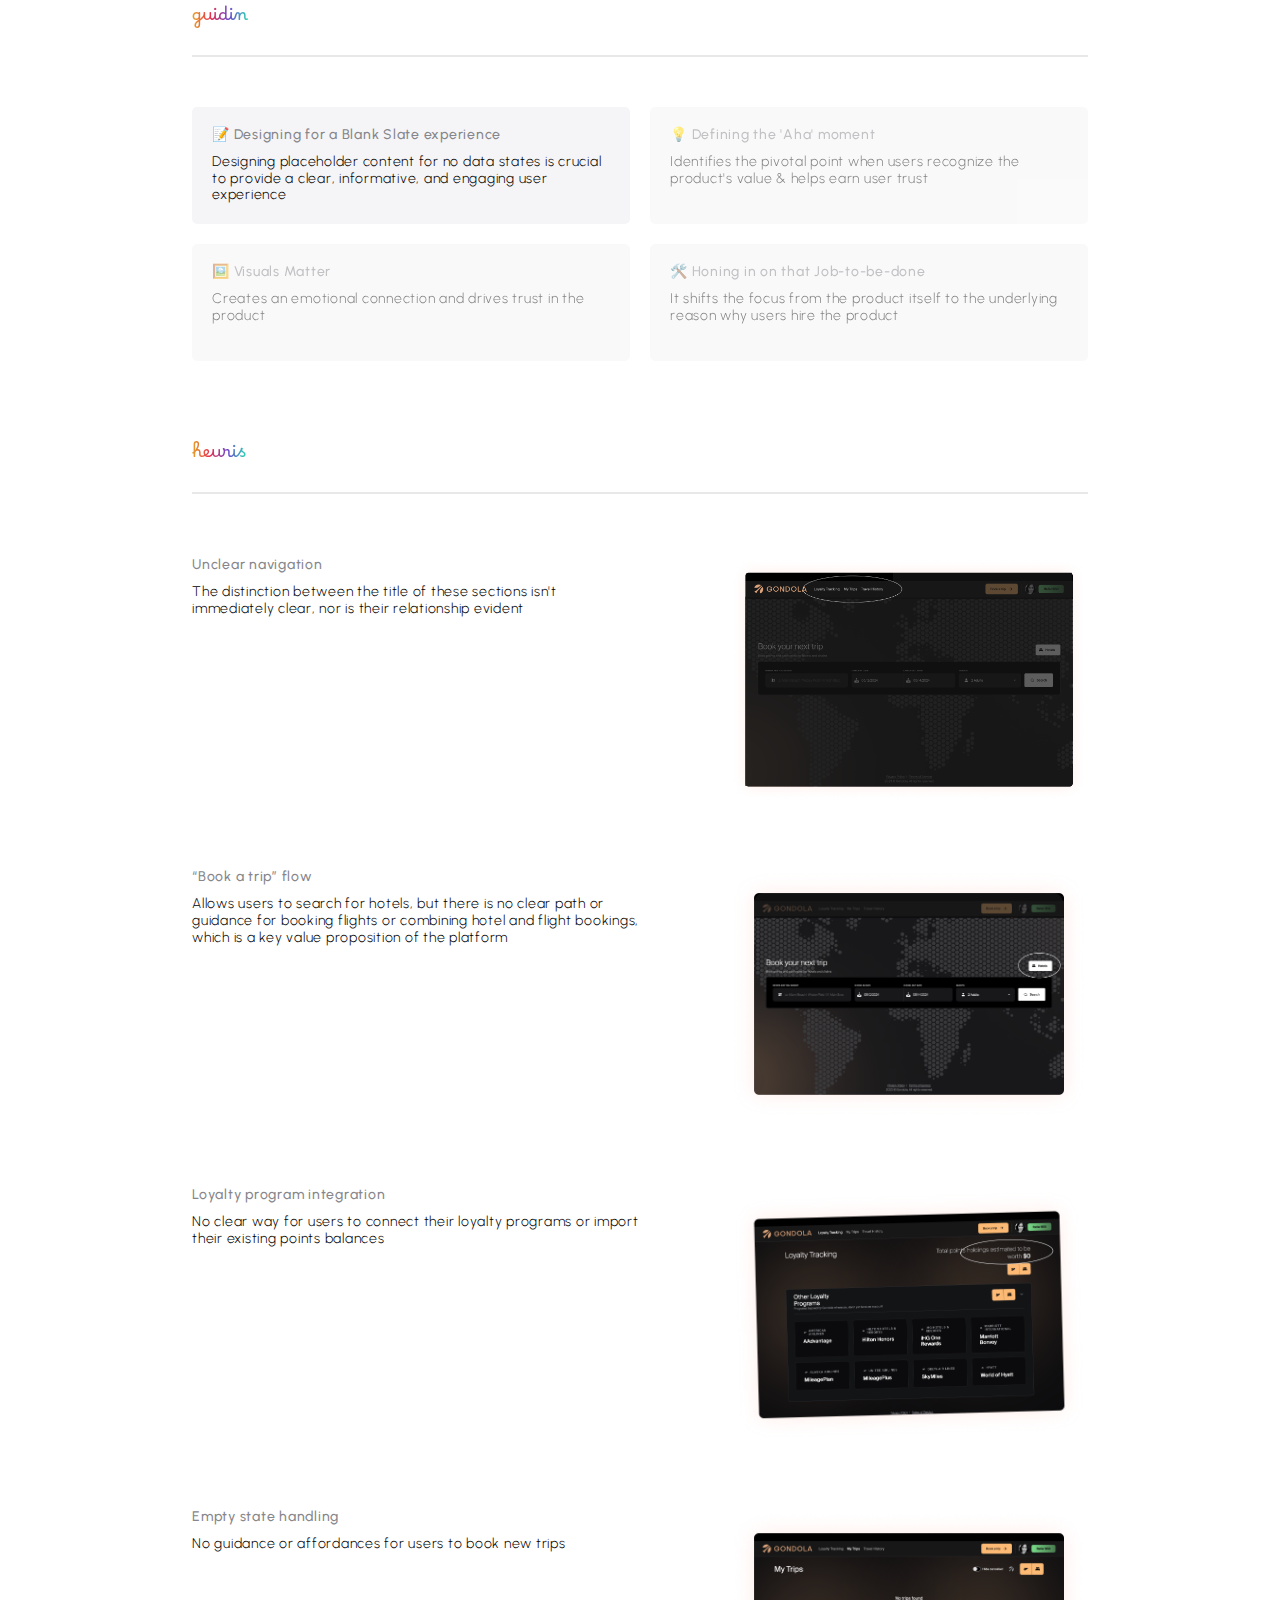
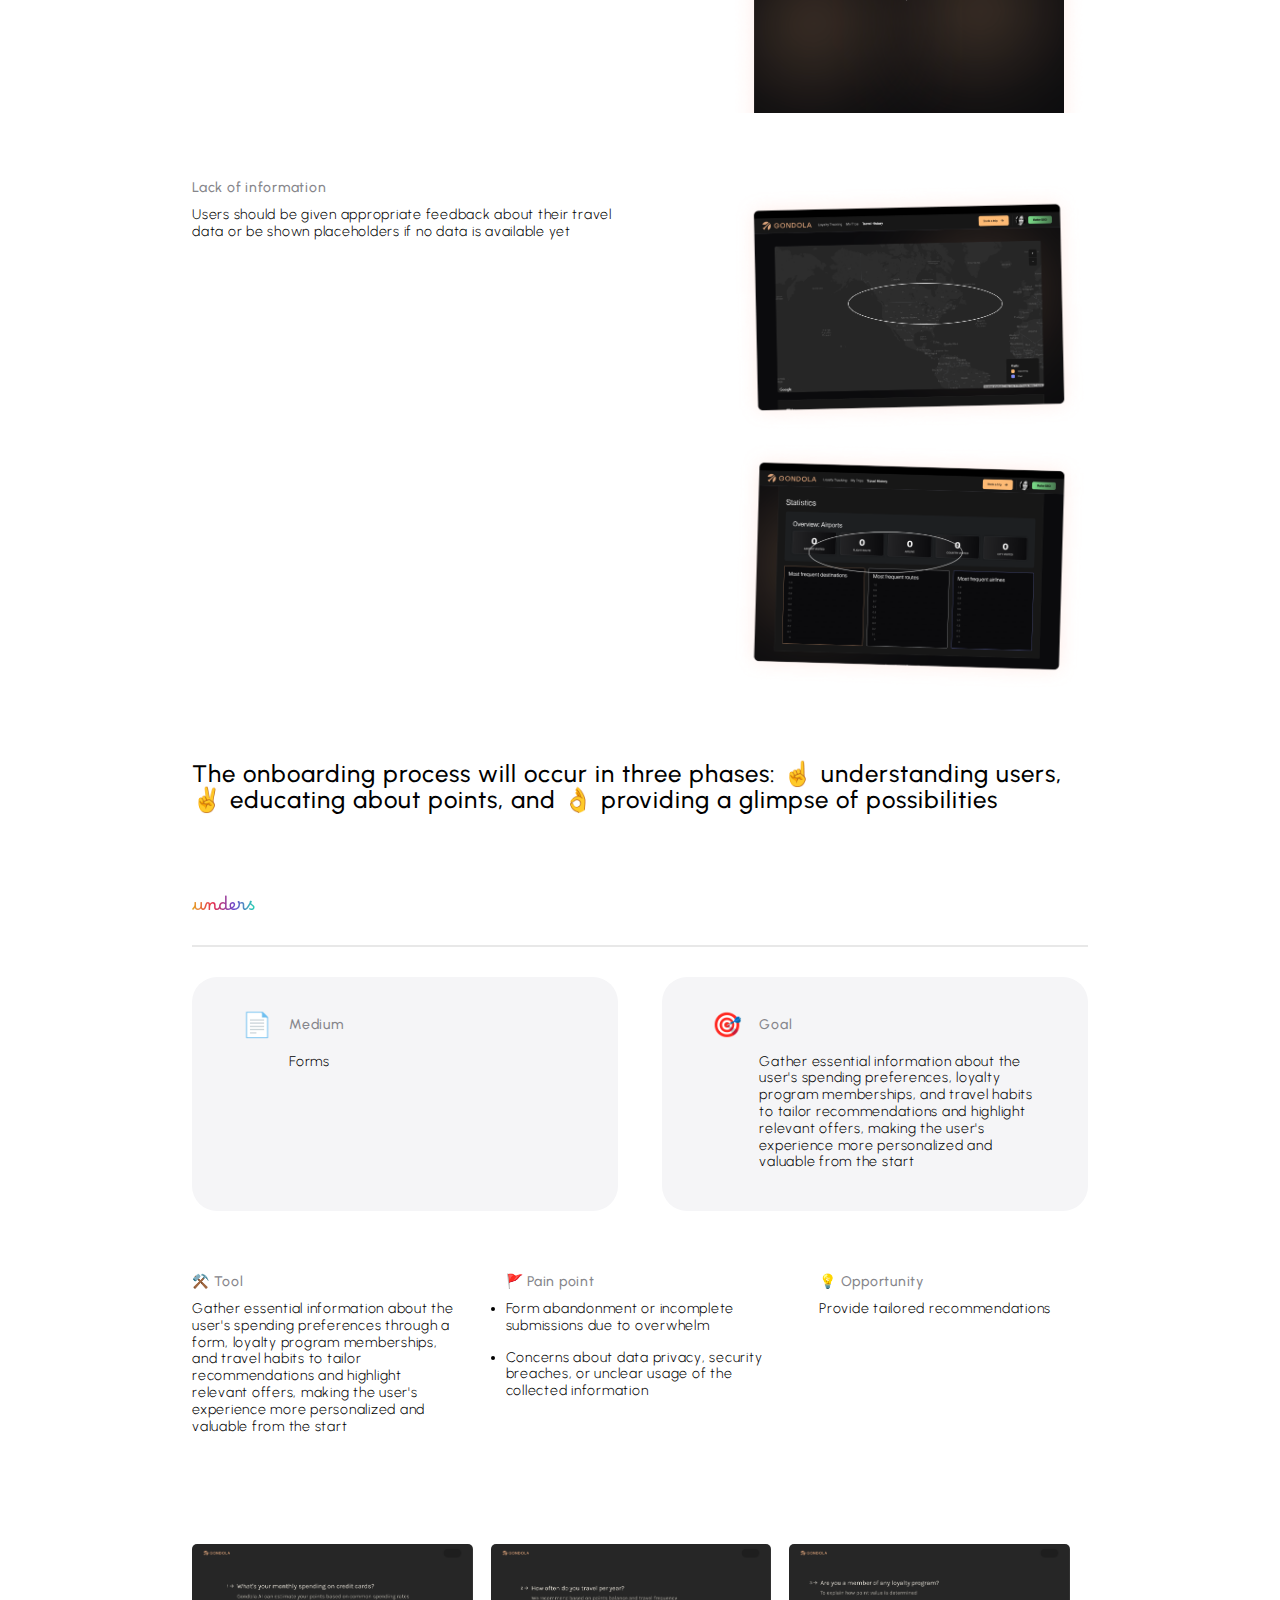
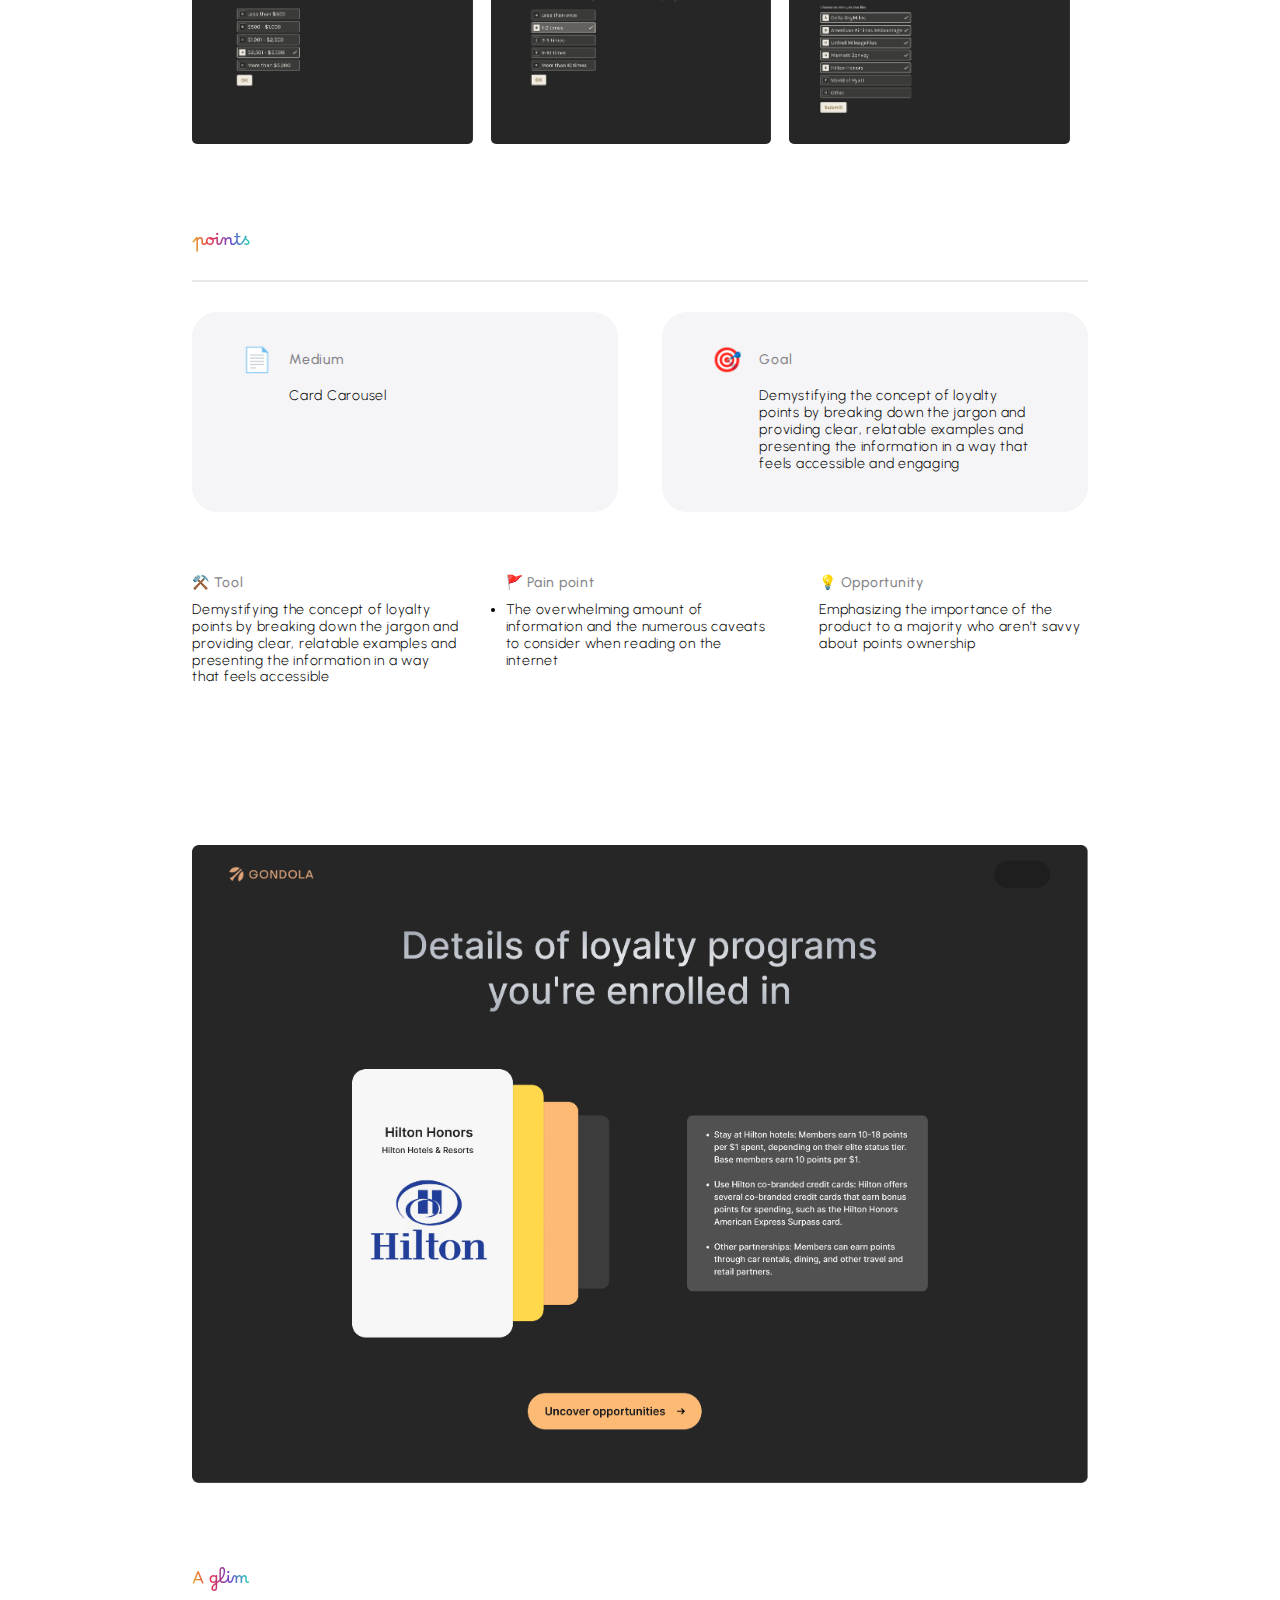
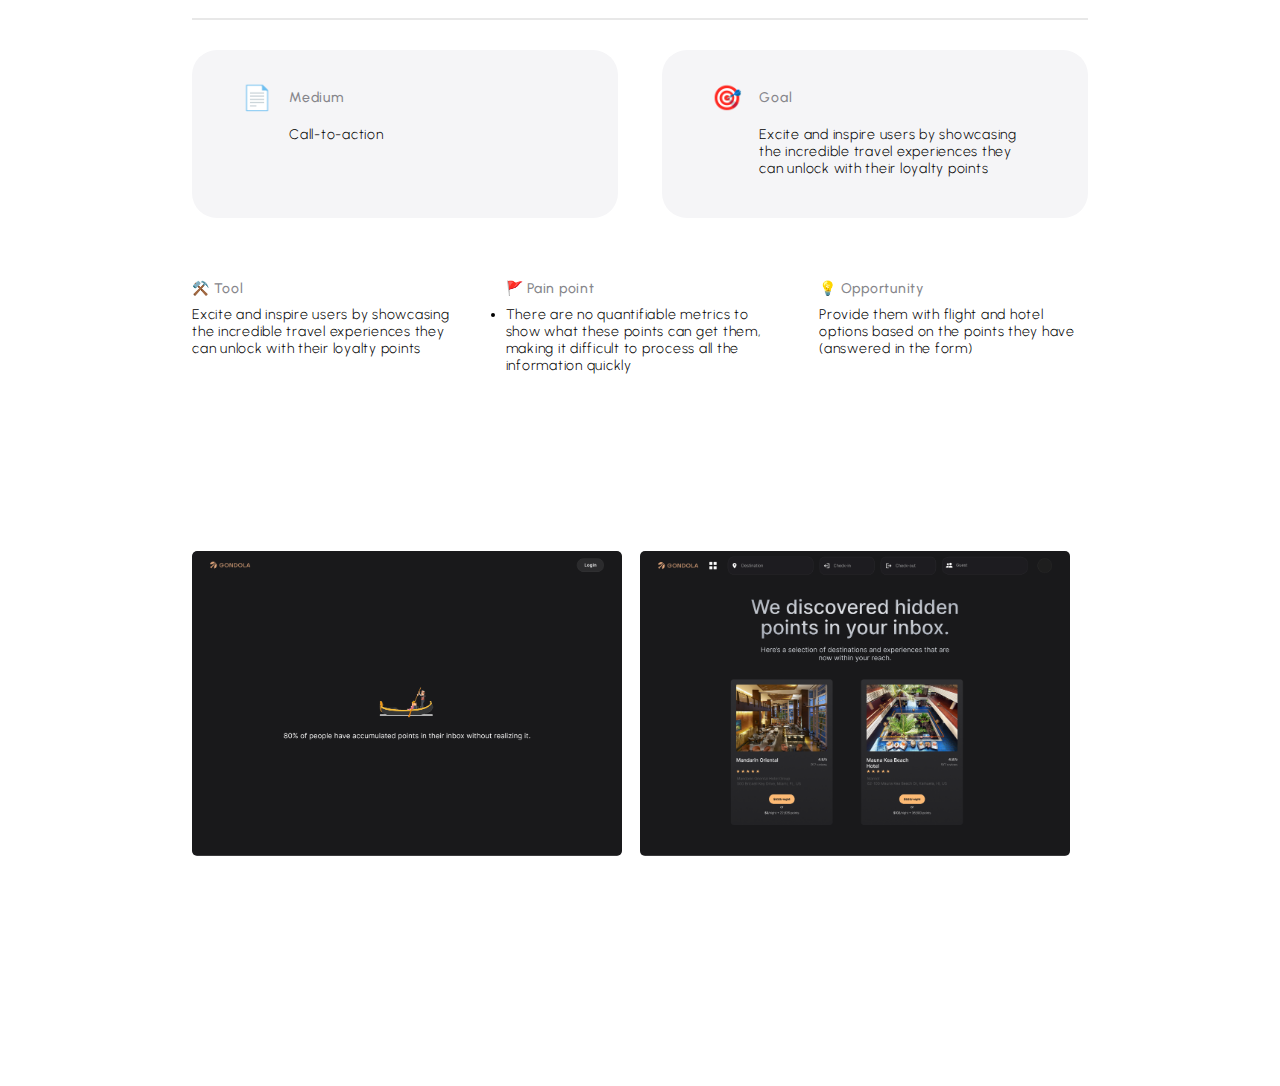
<file: gondola.html>
<!DOCTYPE html>
<html lang="en">
<head>
<meta charset="UTF-8">
<meta name="viewport" content="width=device-width, initial-scale=1.0">
<link href="assets/reset.css" rel="stylesheet">
<link href="assets/astera.css" rel="stylesheet">
<link href="assets/images/favicon.ico" rel="icon" sizes="any">
<link href="/assets/images/touch_icon.png"  rel="apple-touch-icon">
<meta content="ogimage.jpg" property="og:image">
<title>Gondola AI</title>

<style>
.explain 
{
display: flex;
flex-direction: column-reverse;
margin-top: 5vh;
}

/* Desktop styles */
@media screen and (min-width: 768px) 
{
.conundrum 
{
margin-top: 7vh;
}

/* guiding principles */
main 
{
grid-template-columns: repeat(2, 1fr);
}

.content-categorization 
{
grid-column: 1 / 1;
grid-row: 1 / 1;
}

.visuals 
{
grid-column: 2 / 2;
grid-row: 1 / 1;
}

.ux-writing 
{
grid-column: 1 / 1;
grid-row: 2 / 2;
}

.type-hierarchy 
{
grid-column: 2 / 2;
grid-row: 2 / 2;
}

#heuristics
{
margin-top: 7vh;
}

.explain 
{
flex-direction: row;
justify-content: space-between;
margin-top: 7vh;
}

.sentence 
{
width: 50%;
}

.photo 
{
width: 40%;
}

#onboarding
{
margin-top: 7vh;
}

h1
{
margin-bottom: 7vh;
}

.gap
{
margin-top: 7vh;
}

.forms
{
display: flex;
margin-bottom: 7vh;
}

.photoone, .phototwo, .photothree
{
margin-right: 2%;
}

.phasethree
{
margin-top: 7vh;
}
}
</style>
</head>
<body>
<div class="top">
<nav class="navdesktop">
<a href="#research" class="nav-link active">Research</a>
<a href="#principles" class="nav-link">Principles</a>
<a href="#heuristics" class="nav-link">Heuristic</a>
<a href="#onboarding" class="nav-link">Onboarding</a>
<a href="#" class="nav-link">UI</a>
<a href="#" class="nav-link">Metrics</a>
</nav>
</div>

<section id="head">
<div class="overview">
<h1>
Enhancing your travel booking experience with Gondola's personalized AI
</h1>
</div>

<div class="heroshot">
<img src="/assets/images/gondolacover.png" alt="">
</div>
</section>

<div class="text">
<div class="description">
<div class="about">
<h3>
🏢 Company
</h3>
<p>
Gondola is a travel booking platform that uses AI to personalize hotel and flight recommendations based on the user's preferences and loyalty program status
</p>
</div>

<div class="product">
<h3>
💻 Product
</h3>
<p>
Gondola uses AI to learn your hotel and flight preferences, offering tailored options. It lets you book with cash or loyalty points and syncs with your email to track and display your loyalty points across airlines, hotels, and credit cards
</p>
</div>

<div class="problem">
<h3>
📝 Design Brief
</h3>
<p>
Enhance the user experience by improving UI and visual design, streamlining onboarding and effectively communicating key features
</p>
</div>
</div>

<section id="research">
<div class="container">
<h2 class="handwriting" id="handwriting2"></h2>
</div>
<div class="line"></div>

<div class="block">
<div class="audience">
<h4>👥</h4>

<div class="content">
<h3>Target Audience</h3>
<p>
would be frequent travelers, particularly those who participate in multiple loyalty programs across airlines, hotels, and credit cards
</p>
</div>
</div>

<div class="persona">
<h4>🧑</h4>

<div class="content">
<h3>Persona</h3>
<p>
includes professionals who travel frequently for work, such as consultants, salespeople, or executives and individuals who travel regularly for leisure, such as retirees, digital nomads, or travel enthusiasts
</p>
</div>
</div>
</div>
</section>

<div class="container conundrum">
<h2 class="handwriting" id="handwriting2">
</h2>
</div>
<div class="line"></div>
<div class="description2">
<div class="productinfo">
<h3>
💰 Lack of clarity on points value
</h3>
<p>
Users struggle to determine the actual value of their points and how many are required to book a specific trip or reward
</p>
</div>

<div class="benefit">
<h3>
📱 Complexity of booking process
</h3>
<p>
Redeeming points for travel involves a complex booking process compared to cash bookings, leading to frustration
</p>
</div>

<div class="order">
<h3>
👓 Single view of rewards
</h3>
<p>
The lack of a centralized dashboard leads to missing out on crucial information and opportunities
</p>
</div>
</div>

<section id="principles">
<div class="container">
<h2 class="handwriting" id="handwriting3"></h2>
</div>
<div class="line"></div>
<main>
<div class="content-div content-categorization">
<h3>📝 Designing for a Blank Slate experience</h3>
<p>Designing placeholder content for no data states is crucial to provide a clear, informative, and engaging user experience</p>
</div>

<div class="content-div visuals">
<h3>💡 Defining the 'Aha' moment</h3>
<p>Identifies the pivotal point when users recognize the product's value & helps earn user trust</p>
</div>

<div class="content-div ux-writing">
<h3>🖼️ Visuals Matter</h3>
<p>Creates an emotional connection and drives trust in the product</p>
</div>

<div class="content-div type-hierarchy">
<h3>🛠️ Honing in on that Job-to-be-done</h3>
<p>It shifts the focus from the product itself to the underlying reason why users hire the product</p>
</div>
</main>
</section>

<section id="heuristics">
<div class="container">
<h2 class="handwriting" id="handwriting3"></h2>
</div>
<div class="line"></div>
<div class="explain">
<div class="sentence">
<h3>
Unclear navigation
</h3>
<p>
The distinction between the title of these sections isn't immediately clear, nor is their relationship evident
</p>
</div>

<div class="photo">
<img src="assets/images/heuristic1.png" alt="">
</div>
</div>

<div class="explain">
<div class="sentence">
<h3>
“Book a trip” flow
</h3>
<p>
Allows users to search for hotels, but there is no clear path or guidance for booking flights or combining hotel and flight bookings, which is a key value proposition of the platform
</p>
</div>

<div class="photo">
<img src="assets/images/heuristic2.png" alt="">
</div>
</div>

<div class="explain">
<div class="sentence">
<h3>
Loyalty program integration
</h3>
<p>
No clear way for users to connect their loyalty programs or import their existing points balances
</p>
</div>

<div class="photo">
<img src="assets/images/heuristic3.png" alt="">
</div>
</div>

<div class="explain">
<div class="sentence">
<h3>
Empty state handling
</h3>
<p>
No guidance or affordances for users to book new trips</p>
</div>

<div class="photo">
<img src="assets/images/heuristic4.png" alt="">
</div>
</div>

<div class="explain">
<div class="sentence">
<h3>
Lack of information
</h3>
<p>
Users should be given appropriate feedback about their travel data or be shown placeholders if no data is available yet
</p>
</div>

<div class="photo">
<img src="assets/images/heuristic5.png" alt="">
<img src="assets/images/heuristic6.png" alt="">
</div>
</div>
</section>

<section id="onboarding">
<h1>The onboarding process will occur in three phases: ☝️ understanding users, ✌️ educating about points, and 👌 providing a glimpse of possibilities</h1>
<div class="phaseone">
<div class="container">
<h2 class="handwriting" id="handwriting3"></h2>
</div>
<div class="line"></div>

<div class="block">
<div class="audience">
<h4>📄</h4>

<div class="content">
<h3>Medium</h3>
<p>
Forms
</p>
</div>
</div>

<div class="persona">
<h4>🎯</h4>

<div class="content">
<h3>Goal</h3>
<p>
Gather essential information about the user's spending preferences, loyalty program memberships, and travel habits to tailor recommendations and highlight relevant offers, making the user's experience more personalized and valuable from the start
</p>
</div>
</div>
</div>
</div>
<div class="description gap">
<div class="about">
<h3>
⚒️ Tool
</h3>
<p>
Gather essential information about the user's spending preferences through a form, loyalty program memberships, and travel habits to tailor recommendations and highlight relevant offers, making the user's experience more personalized and valuable from the start
</p>
</div>

<div class="product">
<h3>
🚩 Pain point
</h3>
<p>
<li>
Form abandonment or incomplete submissions due to overwhelm
</li>   
<li>
Concerns about data privacy, security breaches, or unclear usage of the collected information
</li>     
</p>
</div>

<div class="problem">
<h3>
💡 Opportunity
</h3>
<p>
Provide tailored recommendations
</p>
</div>
</div>

<div class="forms">
<div class="photoone">
<img src="assets/images/form1.png" alt="">
</div>

<div class="phototwo">
<img src="assets/images/form2.png" alt="">
</div>

<div class="photothree">
<img src="assets/images/form3.png" alt="">
</div>
</div>

<div class="phasetwo">
<div class="container">
<h2 class="handwriting" id="handwriting3"></h2>
</div>
<div class="line"></div>

<div class="block">
<div class="audience">
<h4>📄</h4>

<div class="content">
<h3>Medium</h3>
<p>
Card Carousel
</p>
</div>
</div>

<div class="persona">
<h4>🎯</h4>

<div class="content">
<h3>Goal</h3>
<p>
Demystifying the concept of loyalty points by breaking down the jargon and providing clear, relatable examples and presenting the information in a way that feels accessible and engaging                    </p>
</div>
</div>
</div>
</div>
<div class="description gap">
<div class="about">
<h3>
⚒️ Tool
</h3>
<p>
Demystifying the concept of loyalty points by breaking down the jargon and providing clear, relatable examples and presenting the information in a way that feels accessible
</p>
</div>

<div class="product">
<h3>
🚩 Pain point
</h3>
<p>
<li>
The overwhelming amount of information and the numerous caveats to consider when reading on the internet
</li>       
</p>
</div>

<div class="problem">
<h3>
💡 Opportunity
</h3>
<p>
Emphasizing the importance of the product to a majority who aren't savvy about points ownership            </p>
</div>
</div>

<img src="assets/images/details.png" alt="">

<div class="phasethree">
<div class="container">
<h2 class="handwriting" id="handwriting3"></h2>
</div>
<div class="line"></div>
<div class="block">
<div class="audience">
<h4>📄</h4>

<div class="content">
<h3>Medium</h3>
<p>
Call-to-action
</p>
</div>
</div>

<div class="persona">
<h4>🎯</h4>

<div class="content">
<h3>Goal</h3>
<p>
Excite and inspire users by showcasing the incredible travel experiences they can unlock with their loyalty points
</p>
</div>
</div>
</div>
</div>
<div class="description gap">
<div class="about">
<h3>
⚒️ Tool
</h3>
<p>
Excite and inspire users by showcasing the incredible travel experiences they can unlock with their loyalty points
</p>
</div>

<div class="product">
<h3>
🚩 Pain point
</h3>
<p>
<li>
There are no quantifiable metrics to show what these points can get them, making it difficult to process all the information quickly
</li>       
</p>
</div>

<div class="problem">
<h3>
💡 Opportunity
</h3>
<p>
Provide them with flight and hotel options based on the points they have (answered in the form)
</div>
</div>
<div class="forms">
<div class="photoone">
<img src="assets/images/screen1.png" alt="">
</div>

<div class="phototwo">
<img src="assets/images/screen2.png" alt="">
</div>
</div>


</div>
</section>

<script>
// Handwriting effect
const texts = [
"who am I designing for?",
"the 'point' conundrum",
"guiding principles",
"heuristic analysis",
"understanding users",
"points education",
"A glimpse of possibilities",
"measure"
];

const handwritings = document.querySelectorAll('.handwriting');

handwritings.forEach((handwriting, index) => {
let charIndex = 0;

function writeText() {
if (charIndex < texts[index].length) {
handwriting.innerHTML += texts[index].charAt(charIndex);
charIndex++;
setTimeout(writeText, 200);
} else {
setTimeout(() => {
charIndex = 0;
handwriting.innerHTML = '';
setTimeout(writeText, 1000);
}, 2000);
}
}

writeText();
});

// Tab Switching
const tabs = document.querySelectorAll('[data-tab-target]');
const tabContents = document.querySelectorAll('[data-tab-content]');

tabs.forEach(tab => {
tab.addEventListener('click', () => {
const target = document.querySelector(tab.dataset.tabTarget);
tabContents.forEach(tabContent => {
tabContent.classList.remove('active');
});
tabs.forEach(tab => {
tab.classList.remove('active');
});
tab.classList.add('active');
target.classList.add('active');
});
});

// Active Navigation Link
const navLinks = document.querySelectorAll('.nav-link');
const activeLink = document.querySelector('.nav-link.active');

if (activeLink) {
activeLink.classList.add('active');
}

navLinks.forEach(link => {
link.addEventListener('click', function() {
navLinks.forEach(link => link.classList.remove('active'));
this.classList.add('active');
});
});

// Active Tab Change
function updateActiveLink() {
const scrollPosition = window.scrollY;
const sections = document.querySelectorAll('section');

sections.forEach(section => {
const sectionTop = section.offsetTop;
const sectionHeight = section.clientHeight;

if (scrollPosition >= sectionTop - 100 && scrollPosition < sectionTop + sectionHeight - 100) {
const sectionId = section.getAttribute('id');
const activeLink = document.querySelector(`.nav-link[href="#${sectionId}"]`);

navLinks.forEach(link => link.classList.remove('active'));

if (activeLink) {
activeLink.classList.add('active');
}
}
});
}

window.addEventListener('scroll', updateActiveLink);

// Highlight principles
const contentCategorization = document.querySelector('.content-categorization');
const uxWriting = document.querySelector('.ux-writing');
const visuals = document.querySelector('.visuals');
const typeHierarchy = document.querySelector('.type-hierarchy');

const contentDivs = [contentCategorization, uxWriting, visuals, typeHierarchy];

contentCategorization.style.opacity = '1';
contentDivs.forEach(div => {
if (div !== contentCategorization) {
div.style.opacity = '0.5';
}
});

contentDivs.forEach(div => {
div.addEventListener('mouseenter', () => {
contentDivs.forEach(d => {
d.style.opacity = d === div ? '1' : '0.5';
});
});

div.addEventListener('mouseleave', () => {
contentCategorization.style.opacity = '1';
contentDivs.forEach(d => {
if (d !== contentCategorization) {
d.style.opacity = '0.5';
}
});
});
});
</script>
</body>
</html>
</file>
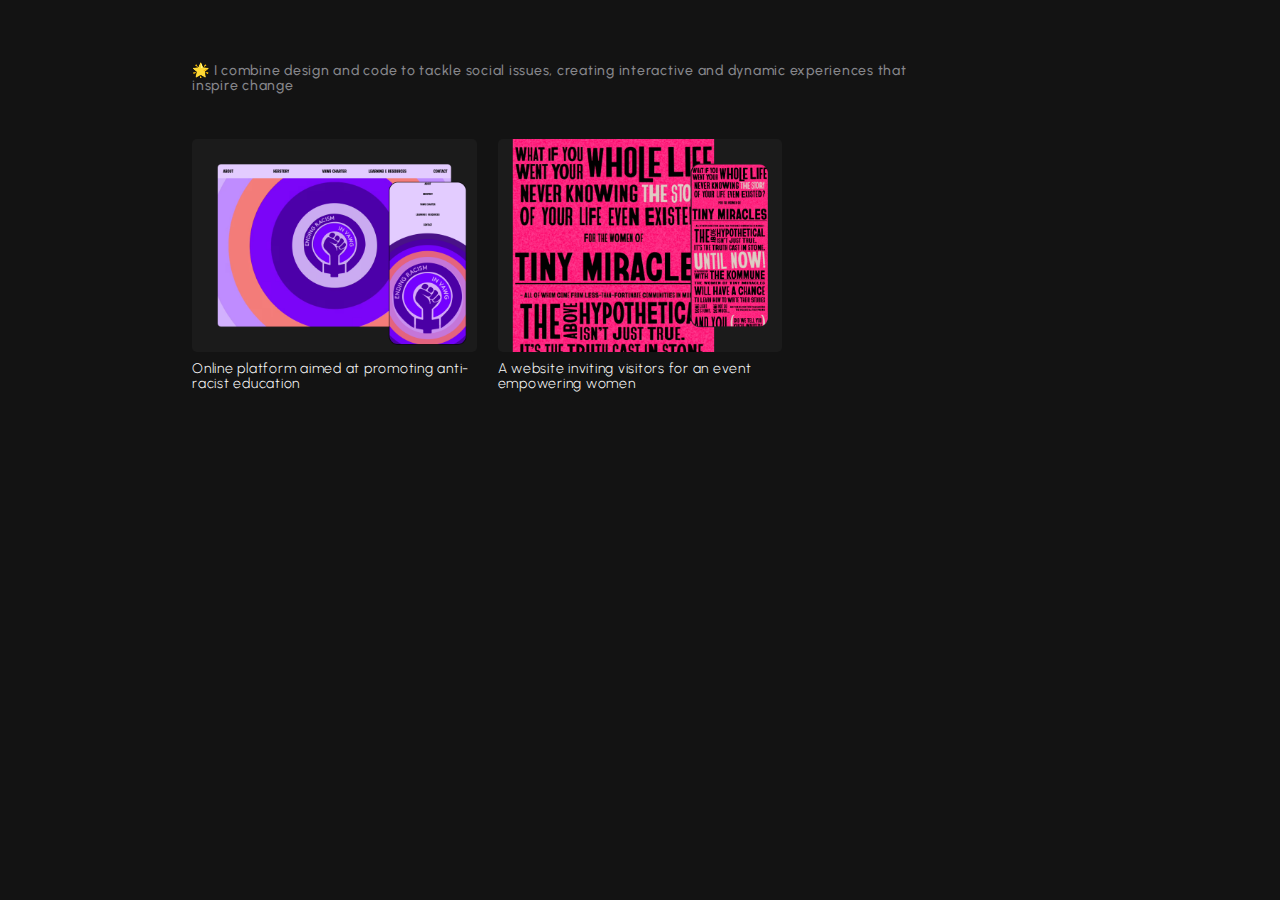
<file: purpose.html>
<!DOCTYPE html>
<html lang="en">
<head>
<meta charset="UTF-8">
<meta name="viewport" content="width=device-width, initial-scale=1.0">
<link href="assets/reset.css" rel="stylesheet">
<link href="assets/astera.css" rel="stylesheet">
<link href="assets/code.css" rel="stylesheet">
<link href="assets/images/favicon.ico" rel="icon" sizes="any">
<link href="/assets/images/touch_icon.png"  rel="apple-touch-icon">
<meta content="ogimage.jpg" property="og:image">
<title>Design with purpose</title>
</head>
<body>
<h3>🌟 I combine design and code to tackle social issues, creating interactive and dynamic experiences that inspire change</h3>

<div class="code">
<figure>
<a href="" target="_blank"><img src="assets/images/vawg.png" alt="The Anti-Racist working group"></a>
<figcaption>
Online platform aimed at promoting anti-racist education
</figcaption>
</figure>

<figure>
<a href="https://storiesofher.github.io/home/" target="_blank"><img src="assets/images/tinymiracles.png" alt="A Web Invite for Tiny Miracles"></a>
<figcaption>
A website inviting visitors for an event empowering women
</figcaption>
</figure>
</div>
</body>
</html>
</file>
<file: assets/style.css>
@import url('https://fonts.googleapis.com/css2?family=Borel&family=Urbanist:ital,wght@0,100..900;1,100..900&display=swap');

:root 
{
    --body-copy: 14px;
    --title: 16px;
    --hero-copy: 28px;
    --grid-item-height: auto;
}

body 
{
    font-family: "Urbanist", sans-serif;
    font-size: var(--body-copy);
    line-height: 1.5;
    font-weight: 400;
    background-color: #0C0C0C; 
    color: #FFFFFF;
    width: 90%;
    margin: auto;
    letter-spacing: 0.75px;
}

h1 
{
    font-family: "Urbanist";
    font-size: var(--hero-copy);
    line-height: 1.1;
    font-weight: 600;
    margin-bottom: 20px;
}

h3
{
    font-size: var(--title);
    line-height: calc(var(--title)*1.2);
    font-weight: 400;
    color: #999999;
    margin-top: 50px;
    margin-bottom: 20px;
}

.content 
{
    display: flex;
    flex-direction: column;
    margin-top: 7vh;
}

.intro, .image 
{
    display: grid;
    grid-template-columns: repeat(1, 1fr);
    grid-auto-rows: var(--grid-item-height);
    gap: 20px;
    margin-bottom: 30px;
}

.intro h1
{
    font-size: 20px;
    font-weight: 500;
}

.handwriting 
{
    font-family: 'Borel', cursive;
    height: 4.5vh;
    padding-top: 20px;
    background: linear-gradient(to right, #F7C33D, #FE3263, #855AFF, #4CFED3);
    background-clip: text;
    -webkit-text-fill-color: transparent;
    width: fit-content;
    letter-spacing: 0px;
}

#handwriting2, #handwriting3, #handwriting4 
{
    margin-left: 20px;
}

.grid-item1, .grid-item2, .grid-item3 
{
    position: relative;
    border-radius: 25px;
    aspect-ratio: 1/1;
    overflow: hidden;
}

.grid-item1 img, .grid-item2 img, .grid-item3 img, .grid-item2 iframe 
{
    width: 100%;
    height: 100%;
    object-fit: cover;
    border-radius: 25px;
}

.one 
{ 
    background: url(images/about.png) no-repeat center/cover; 
}

.two 
{ 
    background: url(images/vawg2.png) no-repeat center/cover; 
}

.eight 
{ 
    background: url('/assets/images/code.png') no-repeat center/cover; 
}

.nine 
{ 
    background: url(images/ai.png) no-repeat center/cover; 
}

.one, .seven 
{ 
    aspect-ratio: 2/1; 
}

.links
{
    margin-bottom: 30px;
}

.intro h1
{
    position: absolute;
    bottom: 10px;
    left: 30px;
}

.overlay {
    display: none;
    position: fixed;
    top: 0;
    left: 0;
    width: 100%;
    height: 100%;
    background-color: rgba(0, 0, 0, 0.5);
    z-index: 10;
}

.overlay-content {
    position: relative;
    width: 90%;
    height: 90%;
    margin: 2% auto;
    border-radius: 10px;
    overflow: hidden;
    box-shadow: 0 0 20px rgba(0, 0, 0, 0.3);
}

.overlay-content iframe {
    width: 100%;
    height: 100%;
    border: none;
}

#closeOverlay {
    position: absolute;
    top: 10px;
    right: 10px;
    font-size: 24px;
    width: 30px;
    height: 30px;
    background-color: #FFFFFF;
    border-radius: 50%;
    color: #333;
    border: none;
    cursor: pointer;
    display: flex;
    justify-content: center;
    align-items: center;
}

@media screen and (min-width: 768px) {
    .content 
    {
        flex-direction: row;
        position: relative;
    }

    .text 
    {
        width: 20%;
        position: fixed;
    }

    .handwriting
    {
        height: 6vh;
    }

    .work 
    {
        width: 75%;
        margin-left: 25%;
    }

    .intro, .image 
    {
        grid-template-columns: repeat(3, 1fr);
    }

    .grid-item1:first-child,
    .grid-item2:nth-child(5) 
    {
        grid-column: span 2;
        aspect-ratio: auto;
    }

    .grid-item1:hover, .grid-item2:hover, .grid-item3:hover 
    {
        transform: translateY(-10px);
    }

    .links a 
    {
        display: block;
        margin-bottom: 10px;
        color: #999999;
        text-decoration: none;
    }

    .links a:hover 
    {
        font-weight: 600;
        color: #FE3263;
    }
}
</file>
<file: assets/astera.css>
@import url('https://fonts.googleapis.com/css2?family=Borel&family=Urbanist:ital,wght@0,100..900;1,100..900&display=swap');

:root
{
    --body-copy: 14px;
    --body-copy-line-height: calc(var(--body-copy)*1.2);

    --hero-copy: 24px;
    --hero-copy-line-height: calc(var(--hero-copy)*1.1);
}

body
{
    font-family: "Urbanist", sans-serif;
    font-weight: 300;
    font-size: var(--body-copy);
    line-height: var(--body-copy-line-height);
    letter-spacing: 0.75px;
    background-color: #FFFFFF;
}

.top 
{
    display: flex;
    justify-content: center;
    position: fixed;
    top: 0;
    left: 0;
    right: 0;
    z-index: 1;
    padding-top: 5vh;
    padding-bottom: 3vh;
}
  
.navdesktop 
{
    display: flex;
    justify-content: center;
    background-color: rgba(27, 27, 27, 0.7);
    padding: 10px 0px;
    border-radius: 100px;
    width: 70%;
    backdrop-filter: blur(10px);
    -webkit-backdrop-filter: blur(10px);
}

.nav-link 
{
    font-family: "Urbanist", sans-serif;
    font-size: var(--nav-copy);
    font-weight: 400;
    color: #86868B;
    text-decoration: none;
    padding: 10px 20px;
    margin: 0px 15px;
    transition: all 0.3s ease;
    border-radius: 10px;
}
  
.nav-link:hover,
.nav-link.active 
{
    background-color: #FFFFFF;
    color: #0C0C0C;
    font-weight: 500;
    border-radius: 10px;
}

#head 
{
    display: flex;
    background-color: #1B1B1B;
    height: 70vh;
}

.overview 
{
    flex: 1;
    color: white;
    display: flex;
    align-items: center;
    padding-left: 15%;
    padding-right: 5%;
}

.overview h1 
{
    max-width: 100%;
}

.heroshot 
{
    flex: 1.65;
    overflow: hidden;
}

.heroshot img 
{
    width: 100%;
    height: 100%;
    object-fit: cover;
    object-position: center;
}

/*handwriting*/
.container 
{
    display: flex;
    flex-direction: column;
}
  
.handwriting 
{
    font-family: 'Borel';
    opacity: 1;
    height: 7vh;
    padding-top: 20px;
    background: linear-gradient(to right, #E6A526, #E62D4F, #6A47CC, #28D6B4);
    background-clip: text;
    -webkit-text-fill-color: transparent;
    width: fit-content;
    letter-spacing: 0px;
}

.about, .problem, .product, .productinfo, .benefit, .order
{
    width: 30%;
}

.text
{
    width: 70%;
    margin: auto;
    margin-top: 5.5vh;
    margin-bottom: 25vh;
}

.description
{
    display: flex;
    justify-content: space-between;
    height: 30vh;
}

.line
{
    border: 0.8px solid #E8E8E8;
    margin-bottom: 30px;
}

h1
{
    font-family: "Urbanist", sans-serif;
    font-weight: 500;
    font-size: var(--hero-copy);
    line-height: var(--hero-copy-line-height);
    letter-spacing: 1px;
}

h2
{
    font-size: calc(var(--hero-copy)*0.7);
    line-height: var(--hero-copy-line-height);
    margin-bottom: 5px;
    color: #0099DE;
}

h3
{
    font-family: "Urbanist", sans-serif;
    font-weight: 500;
    color: #86868B;
    margin-bottom: 10px;
}

h4
{
    font-size: 24px;
    margin-right: 5%;
}

.current
{
    display: flex;
}

.existing
{
    flex: 60%;
    margin-right: 7%;
}

img
{
    border-radius: 5px;
}

.challenges
{
    flex: 40%;
}

figcaption
{
    margin-top: 5px;
    color: #86868B;
}

#users, #design, #principles, #measure
{
    padding-top: 7vh;
}

ul
{
    list-style-type: disc;
}

li
{
    margin-bottom: 15px;
}

.block, .persona, .audience, .block2
{
    display: flex;
}

.audience
{
    flex: 50%;
    margin-right: 5%;
}

.persona
{
    flex: 50%;
}

.audience, .persona
{
    background-color: #f5f5f7;
    padding: 40px 50px;
    border-radius: 25px;
}

.block p
{
    margin-top: 20px;
}

.quote
{
    margin-top: 10vh;
    margin-bottom: 7vh;
}

.description2
{
    display: flex;
    justify-content: space-between;
}

/* guiding principles */
main 
{
    display: grid;
    grid-template-columns: repeat(3, 1fr);
    grid-template-rows: repeat(2, 1fr);
    grid-gap: 20px;
    padding-top: 20px;
}
  
.content-div 
{
    background-color: #f5f5f7;
    padding: 20px;
    border-radius: 5px;
    transition: opacity 0.3s ease;
}
  
.content-categorization 
{
    grid-column: 1 / 3;
    grid-row: 1 / 1;
}

.visuals 
{
    grid-column: 3 / 3;
    grid-row: 1 / 1;
}

.ux-writing 
{
    grid-column: 1 / 2;
    grid-row: 2 / 2;
}

.type-hierarchy 
{
    grid-column: 2 / 3;
    grid-row: 2 / 2;
}

.design-language 
{
    grid-column: 3 / 3;
    grid-row: 2 / 2;
}

.mode, .rules
{
    display: flex;
    justify-content: space-between;
}

.dark, .light, .left, .right
{
    width: 48%;
}

.rules
{
    margin-top: 3vh;
}

.rules p
{
    margin-bottom: 15px;
    width: 80%;
}

.metrics
{
    display: flex;
    margin-top: 10vh;
}

a
{
    text-decoration: underline;
    color: blue;
}

/*Media Query - Mobile*/
@media screen and (max-width: 576px)
{
        :root
    {
        --body-copy: 14px;
        --body-copy-line-height: calc(var(--body-copy)*1.3);

        --hero-copy: 18px;
        --hero-copy-line-height: calc(var(--hero-copy)*1.1);
    }

    .navdesktop
    {
        display: none;
    }

        #head 
    {
        height: 25vh;
    }

        .overview 
    {
        flex: 1;
        color: white;
        display: flex;
        align-items: center;
        padding-left: 5%;
    }

    /*handwriting*/
    .handwriting 
    {
        height: 5vh;
        padding-top: 20px;
    }

    .about, .problem, .product
    {
        width: 100%;
    }

    .text
    {
        width: 90%;
        margin: auto;
        margin-top: 3vh;
    }

    .description
    {
        display: flex;
        flex-direction: column;
        justify-content: space-evenly;
        margin-bottom: 3vh;
    }

    h4
    {
        font-size: 24px;
        margin-right: 5%;
    }

    .current
    {
        flex-direction: column;
    }

    .existing
    {
        flex: 100%;
        margin-right: 0%;
    }

    .challenges
    {
        width: 95%;
        margin: auto;
        margin-top: 10px;
    }

        h2
    {
        font-size: calc(var(--hero-copy));
    }

    .users, #design, #principles, #measure
    {
        padding-top: 3vh;
    }

    li
    {
        margin-bottom: 10px;
    }

    .block, .persona, .audience, .block2
    {
        flex-direction: column;
    }

    .audience
    {
        flex-direction: row;
        margin-right: 0%;
        margin-bottom: 20px;
    }

    .persona
    {
        flex-direction: row;
    }

    .audience, .persona
    {
        background-color: #f5f5f7;
        padding: 50px 50px;
        border-radius: 25px;
    }

    .quote
    {
        margin-top: 5vh;
        margin-bottom: 3vh;
    }

    .description2
    {
        flex-direction: column;
    }

    .productinfo, .benefit, .order
    {
        width: 100%;
        margin-bottom: 15px;
    }

    /* guiding principles */
    main 
    {
        display: grid;
        grid-template-columns: repeat(1, 1fr);
        grid-template-rows: auto auto;
        grid-gap: 10px;
    }
    
    .content-div 
    {
        background-color: #f5f5f7;
        padding: 20px;
        border-radius: 5px;
        transition: opacity 0.3s ease;
    }

    .mode, .rules
    {
        flex-direction: column;
        justify-content: space-between;
    }

    .dark, .light, .left, .right
    {
        width: 100%;
    }

    .rules p
    {
        width: 100%;
    }

    .metrics
    {
        flex-direction: column;
    }
}
</file>
<file: assets/code.css>
:root
{
--body-copy: 14px;
--body-copy-line-height: calc(var(--body-copy)*1.1);
--columns: 1;
--grid-gap: 1.5em;
}

body
{
font-family: "Urbanist", sans-serif;
font-weight: 300;
font-size: var(--body-copy);
line-height: var(--body-copy-line-height);
width: 90%;
margin: auto;
margin-top: 7vh;
background-color: #131313;
color: #FFFFFF;
}

.code
{
display: grid;
grid-template-columns: repeat(var(--columns),1fr);
gap: var(--grid-gap);
margin-bottom: 5vh;
margin-top: 30px;
}

img
{
border-radius: 5px;
}

figcaption
{
color: #FFFFFF;
}


/* Media query for larger screens */
@media screen and (min-width: 768px) 
{
:root
{
--body-copy: 14px;
--body-copy-line-height: calc(var(--body-copy)*1.1);
--columns: 3;
--grid-gap: 1.5em;
}

body
{
width: 70%;
margin: auto;
margin-top: 7vh;
}

figure
{
margin-top: 15px;
}

figcaption
{
margin-top: 5px;
}

h3
{
width: 80%;
}

img:hover
{
transform: translateY(-10px);
}
}
</file>
